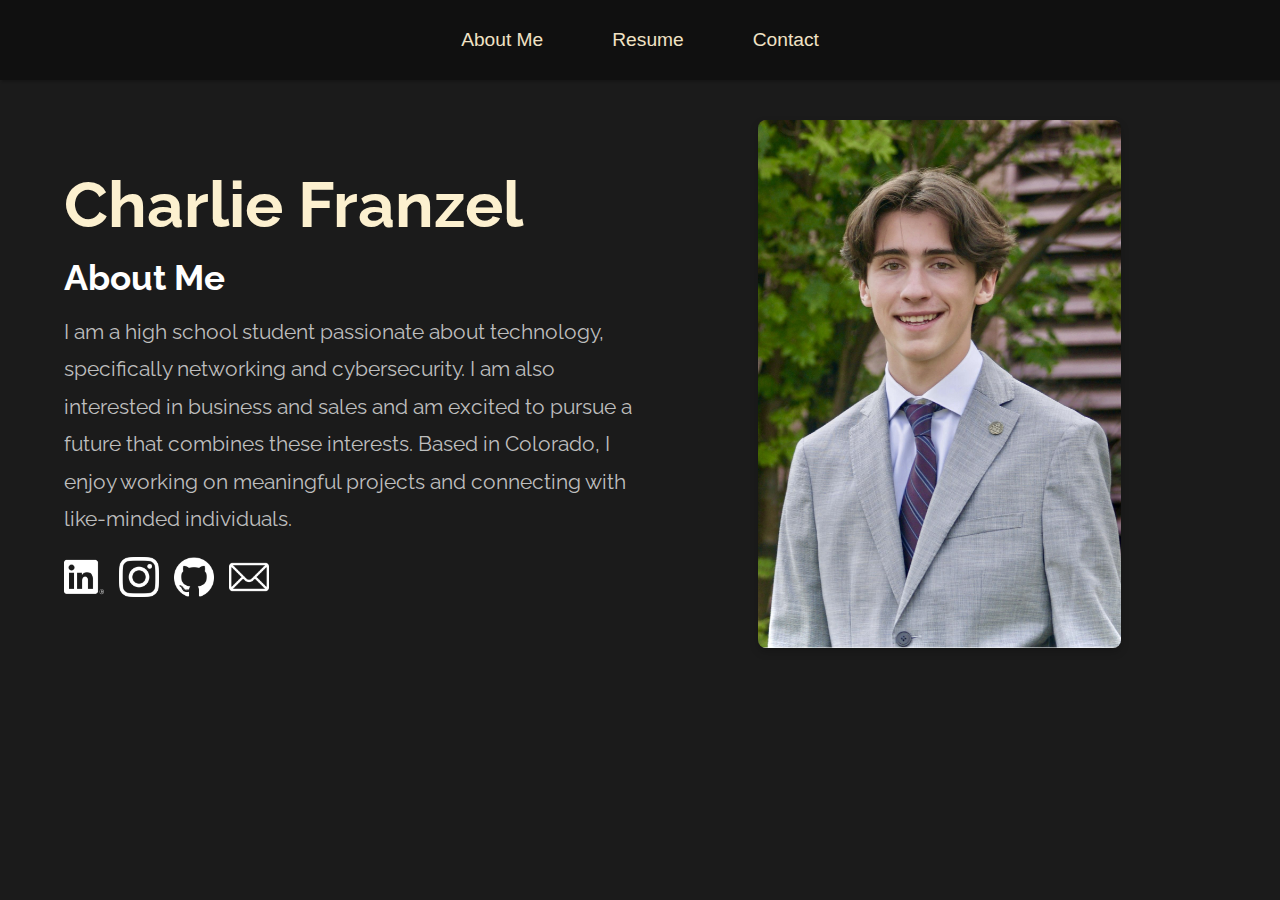
<file: index.html>
<!DOCTYPE html>
<html lang="en">
<head>
    <meta charset="UTF-8">
    <meta name="viewport" content="width=device-width, initial-scale=1.0">
    <title>Charlie Franzel 1.0</title>
    <link rel="stylesheet" href="https://fonts.googleapis.com/css?family=Raleway">
    <link rel="stylesheet" href="/styles.css">
</head>
<body>
    <header>
        <a href="index.html"><button class="topbutton">About Me</button></a>
        <a href="resume.html"><button class="topbutton">Resume</button></a>
        <a href="contact.html"><button class="topbutton">Contact</button></a>
    </header>
    <main class="content">
        <div class="text-content">
            <h1>Charlie Franzel</h1>
            <h2>About Me</h2>
            <p>
                I am a high school student passionate about technology, specifically networking and cybersecurity. 
                I am also interested in business and sales and am excited to pursue a future that combines these interests. 
                Based in Colorado, I enjoy working on meaningful projects and connecting with like-minded individuals.
            </p>
            <div class="icon-container">
                <a href="https://www.linkedin.com/in/charlie-franzel-a0a450272/" target="_blank">
                    <img src="/photos/icons/linkedin.png" alt="LinkedIn" class="social">
                </a>
                <a href="https://www.instagram.com" target="_blank">
                    <img src="/photos/icons/instagram.png" alt="Instagram" class="social">
                </a>
                <a href="https://www.github.com" target="_blank">
                    <img src="/photos/icons/github.png" alt="GitHub" class="social">
                </a>
                <a href="mailto:charliefranzel@gmail.com">
                    <img src="/photos/icons/mail.png" alt="Email" class="social">
                </a>
            </div>
        </div>
        <div class="image-content">
            <img src="./photos/me.png" alt="Portriat" class="profile-image">
        </div>
    </main>
    <script src="/scripts.js"></script>
    
</body>
</html>
</file>
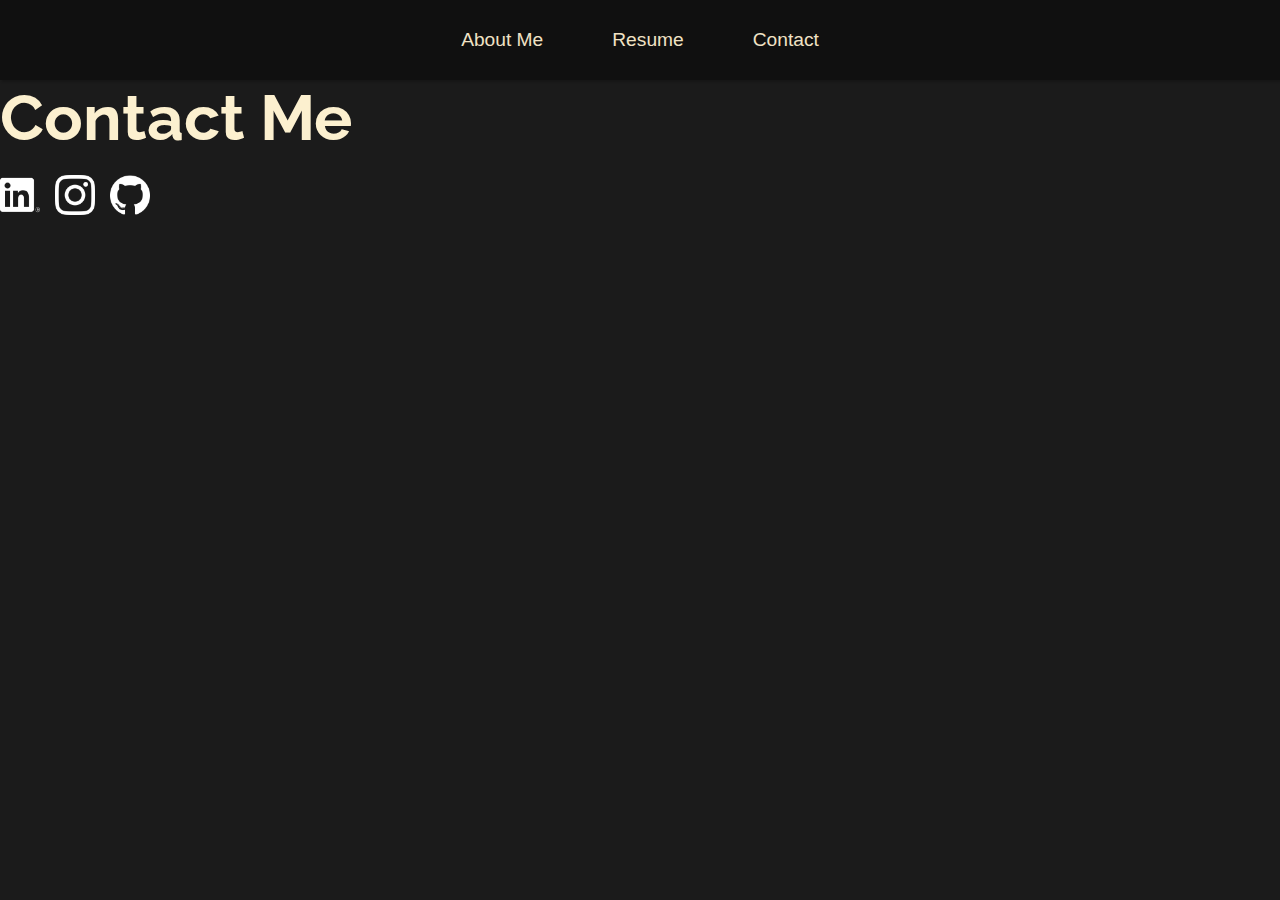
<file: Contact/index.html>
<!DOCTYPE html>
<html lang="en">
<head>
    <meta charset="UTF-8">
    <meta name="viewport" content="width=device-width, initial-scale=1.0">
    <title>Charlie Franzel</title>
    <link rel="stylesheet" href="https://fonts.googleapis.com/css?family=Raleway">
    <link rel="stylesheet" href="/styles.css">
</head>
<body style="background-color: rgb(27, 27, 27); margin: 0;">
    <header>
        <a href="/"><button class="topbutton">About Me</button></a>
        <a href="/resume/index.html"><button class="topbutton">Resume</button></a>
        <a href="/contact/index.html"><button class="topbutton">Contact</button></a>
    </header>
    
    <h1 style="font-size: 4em; justify-content: center;">Contact Me</h1>

    <!-- Social Icons Container -->
    <div class="icon-container">
        <img src="/photos/icons/linkedin.png" alt="linkedin" class="social">
        <img src="/photos/icons/instagram.png" alt="instagram" class="social">
        <img src="/photos/icons/github.png" alt="github" class="social">
    </div>

</body>
<script src="/scripts.js"></script>
</html>
</file>
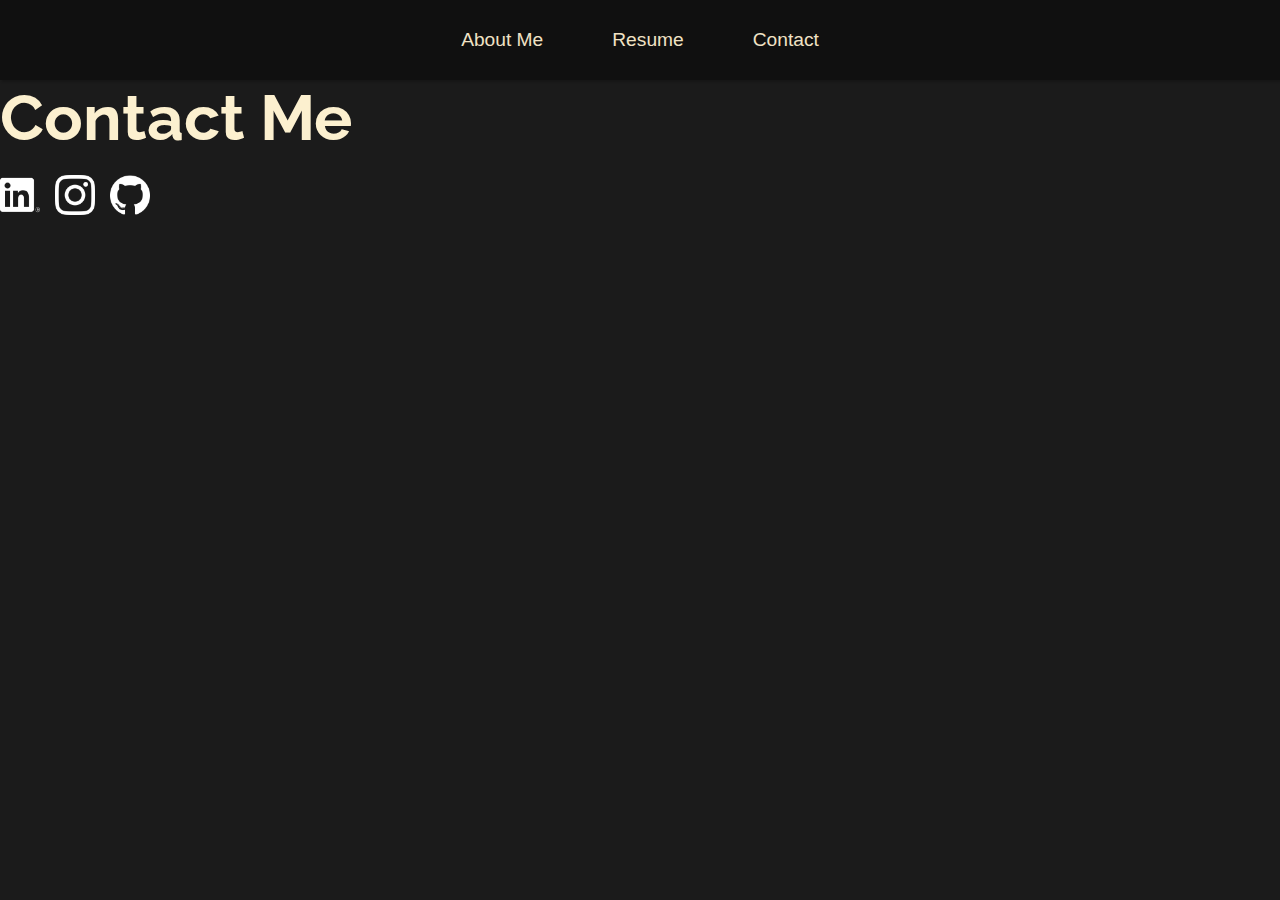
<file: contact.html>
<!DOCTYPE html>
<html lang="en">
<head>
    <meta charset="UTF-8">
    <meta name="viewport" content="width=device-width, initial-scale=1.0">
    <title>Charlie Franzel</title>
    <link rel="stylesheet" href="https://fonts.googleapis.com/css?family=Raleway">
    <link rel="stylesheet" href="/styles.css">
</head>
<body style="background-color: rgb(27, 27, 27); margin: 0;">
    <header>
        <a href="index.html"><button class="topbutton">About Me</button></a>
        <a href="resume.html"><button class="topbutton">Resume</button></a>
        <a href="contact.html"><button class="topbutton">Contact</button></a>
    </header>
    
    <h1 style="font-size: 4em; justify-content: center;">Contact Me</h1>

    <!-- Social Icons Container -->
    <div class="icon-container">
        <img src="/photos/icons/linkedin.png" alt="linkedin" class="social">
        <img src="/photos/icons/instagram.png" alt="instagram" class="social">
        <img src="/photos/icons/github.png" alt="github" class="social">
    </div>

</body>
<script src="/scripts.js"></script>
</html>
</file>
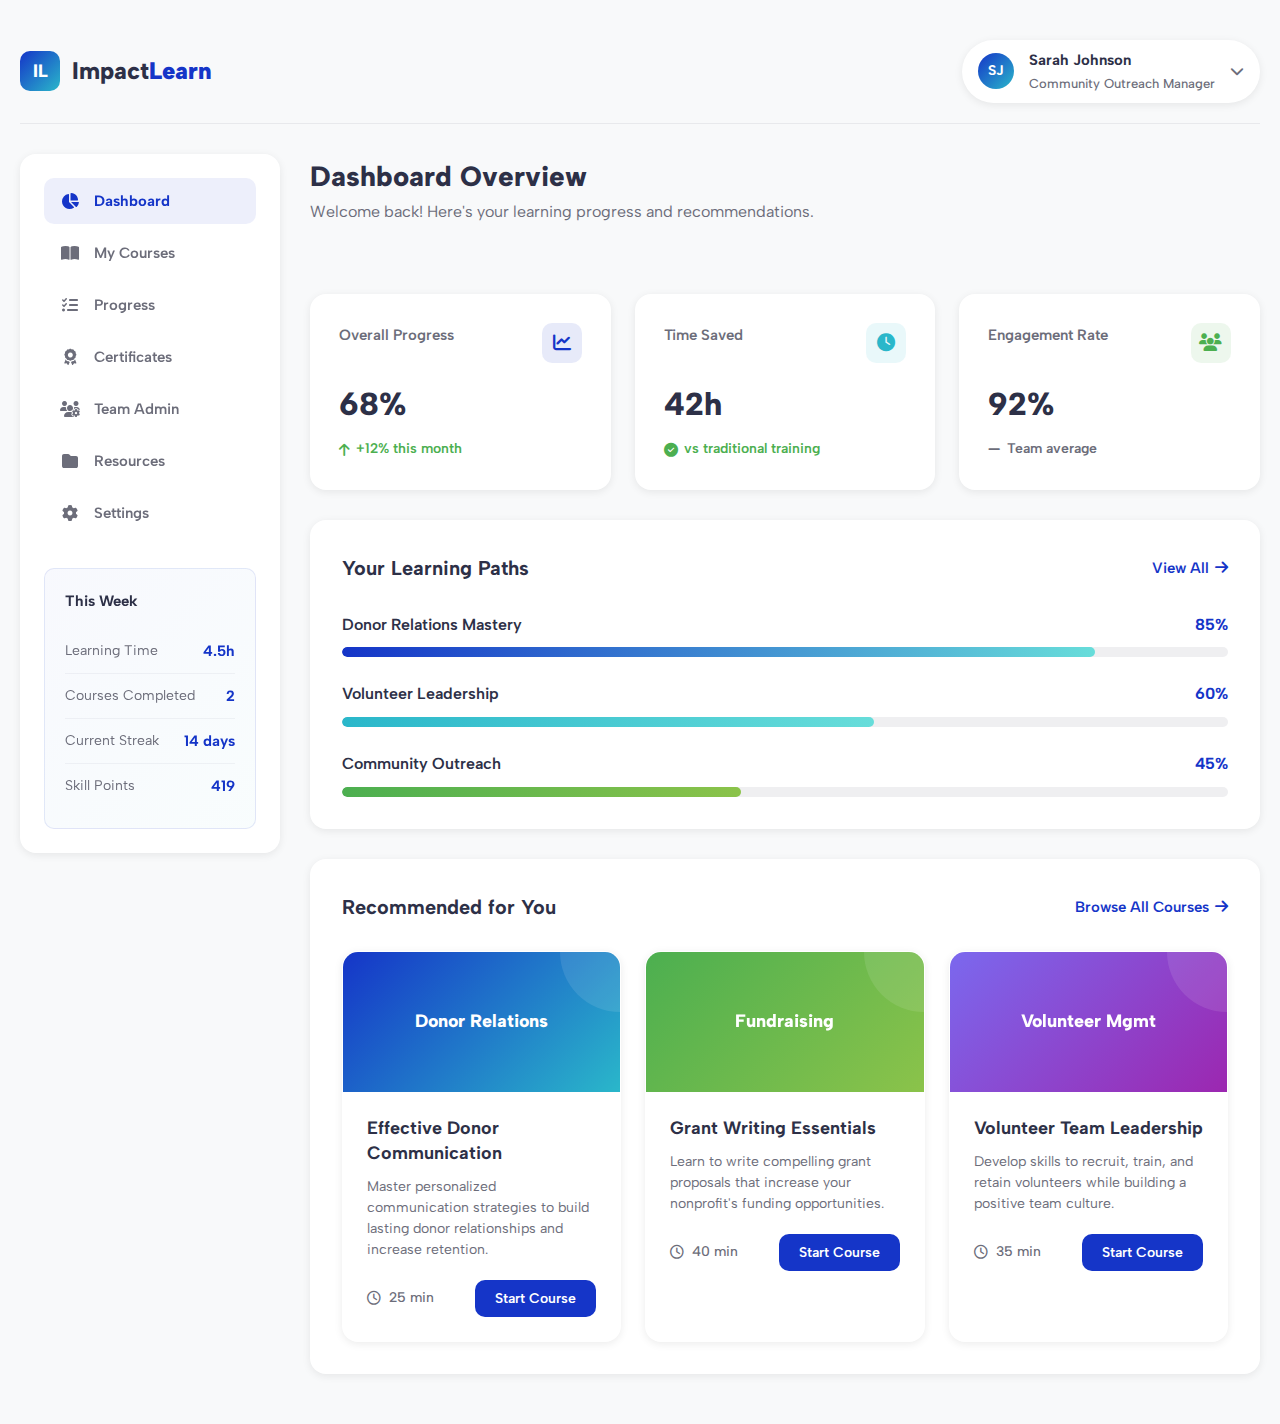
<file: demo.html>
<!DOCTYPE html>
<html lang="en">
<head>
    <meta charset="UTF-8">
    <meta name="viewport" content="width=device-width, initial-scale=1.0">
    <title>Impact Learn | Employee Training Platform for Nonprofits</title>
    <link href="https://fonts.googleapis.com/css2?family=Albert+Sans:wght@300;400;500;600;700;800;900&display=swap" rel="stylesheet">
    <link rel="stylesheet" href="https://cdnjs.cloudflare.com/ajax/libs/font-awesome/6.4.0/css/all.min.css">
    <style>
        :root {
            --primary-blue: #1535C8;
            --secondary-blue: #67DDDA;
            --accent-teal: #2AB7CA;
            --neutral-dark: #2D3047;
            --neutral-gray: #6C6D7A;
            --neutral-light: #F8F9FA;
            --neutral-white: #FFFFFF;
            --success-green: #4CAF50;
            --warning-orange: #FF9800;
            --purple-accent: #7B68EE;
            --shadow-sm: 0 2px 8px rgba(0, 0, 0, 0.08);
            --shadow-md: 0 4px 12px rgba(0, 0, 0, 0.1);
            --shadow-lg: 0 8px 24px rgba(0, 0, 0, 0.12);
            --radius-sm: 6px;
            --radius-md: 10px;
            --radius-lg: 16px;
            --radius-xl: 24px;
            --transition: all 0.25s cubic-bezier(0.4, 0, 0.2, 1);
        }
        
        * {
            margin: 0;
            padding: 0;
            box-sizing: border-box;
            font-family: 'Albert Sans', sans-serif;
        }
        
        body {
            background-color: var(--neutral-light);
            color: var(--neutral-dark);
            line-height: 1.6;
            font-weight: 400;
        }
        
        .demo-wrapper {
            max-width: 1400px;
            margin: 0 auto;
            padding: 20px;
            min-height: 100vh;
            display: flex;
            flex-direction: column;
        }
        
        /* Header */
        .demo-header {
            display: flex;
            justify-content: space-between;
            align-items: center;
            padding: 20px 0;
            margin-bottom: 30px;
            border-bottom: 1px solid rgba(45, 48, 71, 0.08);
        }
        
        .logo-container {
            display: flex;
            align-items: center;
            gap: 12px;
        }
        
        .logo-icon {
            width: 40px;
            height: 40px;
            background: linear-gradient(135deg, var(--primary-blue), var(--accent-teal));
            border-radius: 10px;
            display: flex;
            align-items: center;
            justify-content: center;
            color: white;
            font-weight: 800;
            font-size: 18px;
        }
        
        .logo-text {
            font-size: 24px;
            font-weight: 800;
            color: var(--neutral-dark);
        }
        
        .logo-text span {
            color: var(--primary-blue);
            font-weight: 900;
        }
        
        .user-profile {
            display: flex;
            align-items: center;
            gap: 15px;
            padding: 8px 16px;
            background: var(--neutral-white);
            border-radius: 50px;
            box-shadow: var(--shadow-sm);
        }
        
        .user-avatar {
            width: 36px;
            height: 36px;
            background: linear-gradient(135deg, var(--primary-blue), var(--accent-teal));
            border-radius: 50%;
            display: flex;
            align-items: center;
            justify-content: center;
            color: white;
            font-weight: 700;
            font-size: 14px;
        }
        
        .user-info h3 {
            font-size: 15px;
            font-weight: 700;
            color: var(--neutral-dark);
            margin-bottom: 2px;
        }
        
        .user-info p {
            font-size: 13px;
            color: var(--neutral-gray);
            font-weight: 500;
        }
        
        /* Main Layout */
        .demo-layout {
            display: grid;
            grid-template-columns: 260px 1fr;
            gap: 30px;
            flex-grow: 1;
        }
        
        /* Sidebar */
        .demo-sidebar {
            background: var(--neutral-white);
            border-radius: var(--radius-lg);
            padding: 24px;
            box-shadow: var(--shadow-sm);
            height: fit-content;
            position: sticky;
            top: 20px;
        }
        
        .sidebar-nav {
            display: flex;
            flex-direction: column;
            gap: 6px;
            margin-bottom: 32px;
        }
        
        .nav-item {
            display: flex;
            align-items: center;
            gap: 14px;
            padding: 14px 16px;
            border-radius: var(--radius-md);
            text-decoration: none;
            color: var(--neutral-gray);
            font-weight: 600;
            font-size: 15px;
            transition: var(--transition);
            cursor: pointer;
            border: none;
            background: none;
            text-align: left;
        }
        
        .nav-item:hover {
            background-color: rgba(21, 53, 200, 0.05);
            color: var(--primary-blue);
        }
        
        .nav-item.active {
            background-color: rgba(21, 53, 200, 0.08);
            color: var(--primary-blue);
            font-weight: 700;
        }
        
        .nav-item i {
            width: 20px;
            text-align: center;
            font-size: 16px;
        }
        
        .stats-card {
            background: linear-gradient(135deg, rgba(21, 53, 200, 0.03), rgba(42, 183, 202, 0.03));
            border-radius: var(--radius-md);
            padding: 20px;
            border: 1px solid rgba(21, 53, 200, 0.1);
        }
        
        .stats-card h4 {
            font-size: 15px;
            font-weight: 700;
            color: var(--neutral-dark);
            margin-bottom: 16px;
        }
        
        .stat-item {
            display: flex;
            justify-content: space-between;
            align-items: center;
            padding: 10px 0;
            border-bottom: 1px solid rgba(45, 48, 71, 0.05);
        }
        
        .stat-item:last-child {
            border-bottom: none;
        }
        
        .stat-label {
            font-size: 14px;
            color: var(--neutral-gray);
        }
        
        .stat-value {
            font-size: 15px;
            font-weight: 700;
            color: var(--primary-blue);
        }
        
        /* Main Content */
        .demo-content {
            display: flex;
            flex-direction: column;
            gap: 30px;
        }
        
        /* Content Header */
        .content-header {
            display: flex;
            justify-content: space-between;
            align-items: center;
            margin-bottom: 10px;
        }
        
        .content-title {
            font-size: 28px;
            font-weight: 800;
            color: var(--neutral-dark);
        }
        
        .content-subtitle {
            font-size: 16px;
            color: var(--neutral-gray);
            margin-bottom: 30px;
        }
        
        /* Dashboard Grid */
        .metrics-grid {
            display: grid;
            grid-template-columns: repeat(3, 1fr);
            gap: 24px;
            margin-bottom: 30px;
        }
        
        .metric-card {
            background: var(--neutral-white);
            border-radius: var(--radius-lg);
            padding: 28px;
            box-shadow: var(--shadow-sm);
            transition: var(--transition);
            border: 1px solid transparent;
        }
        
        .metric-card:hover {
            box-shadow: var(--shadow-md);
            border-color: rgba(21, 53, 200, 0.1);
            transform: translateY(-3px);
        }
        
        .metric-header {
            display: flex;
            justify-content: space-between;
            align-items: flex-start;
            margin-bottom: 16px;
        }
        
        .metric-title {
            font-size: 15px;
            font-weight: 600;
            color: var(--neutral-gray);
        }
        
        .metric-icon {
            width: 40px;
            height: 40px;
            border-radius: 10px;
            display: flex;
            align-items: center;
            justify-content: center;
            font-size: 18px;
        }
        
        .metric-icon.blue {
            background: rgba(21, 53, 200, 0.1);
            color: var(--primary-blue);
        }
        
        .metric-icon.teal {
            background: rgba(42, 183, 202, 0.1);
            color: var(--accent-teal);
        }
        
        .metric-icon.green {
            background: rgba(76, 175, 80, 0.1);
            color: var(--success-green);
        }
        
        .metric-icon.purple {
            background: rgba(123, 104, 238, 0.1);
            color: var(--purple-accent);
        }
        
        .metric-icon.orange {
            background: rgba(255, 152, 0, 0.1);
            color: var(--warning-orange);
        }
        
        .metric-value {
            font-size: 32px;
            font-weight: 800;
            color: var(--neutral-dark);
            margin-bottom: 8px;
        }
        
        .metric-trend {
            display: flex;
            align-items: center;
            gap: 6px;
            font-size: 14px;
            font-weight: 600;
        }
        
        .metric-trend.positive {
            color: var(--success-green);
        }
        
        .metric-trend.neutral {
            color: var(--neutral-gray);
        }
        
        .metric-trend.negative {
            color: #F44336;
        }
        
        /* Progress Section */
        .content-section {
            background: var(--neutral-white);
            border-radius: var(--radius-lg);
            padding: 32px;
            box-shadow: var(--shadow-sm);
            margin-bottom: 30px;
        }
        
        .section-header {
            display: flex;
            justify-content: space-between;
            align-items: center;
            margin-bottom: 28px;
        }
        
        .section-title {
            font-size: 20px;
            font-weight: 700;
            color: var(--neutral-dark);
        }
        
        .section-action {
            font-size: 15px;
            font-weight: 600;
            color: var(--primary-blue);
            text-decoration: none;
            display: flex;
            align-items: center;
            gap: 6px;
            transition: var(--transition);
            cursor: pointer;
        }
        
        .section-action:hover {
            color: var(--accent-teal);
        }
        
        .progress-list {
            display: flex;
            flex-direction: column;
            gap: 24px;
        }
        
        .progress-item {
            display: flex;
            flex-direction: column;
            gap: 10px;
        }
        
        .progress-header {
            display: flex;
            justify-content: space-between;
            align-items: center;
        }
        
        .progress-label {
            font-size: 16px;
            font-weight: 600;
            color: var(--neutral-dark);
        }
        
        .progress-percentage {
            font-size: 16px;
            font-weight: 700;
            color: var(--primary-blue);
        }
        
        .progress-bar-container {
            height: 10px;
            background: rgba(45, 48, 71, 0.08);
            border-radius: 5px;
            overflow: hidden;
        }
        
        .progress-bar {
            height: 100%;
            border-radius: 5px;
            transition: width 1s ease;
        }
        
        .progress-bar.blue {
            background: linear-gradient(90deg, var(--primary-blue), var(--secondary-blue));
        }
        
        .progress-bar.teal {
            background: linear-gradient(90deg, var(--accent-teal), var(--secondary-blue));
        }
        
        .progress-bar.green {
            background: linear-gradient(90deg, var(--success-green), #8BC34A);
        }
        
        .progress-bar.purple {
            background: linear-gradient(90deg, var(--purple-accent), #9C27B0);
        }
        
        /* Courses Grid */
        .courses-grid {
            display: grid;
            grid-template-columns: repeat(3, 1fr);
            gap: 24px;
        }
        
        .course-card {
            background: var(--neutral-white);
            border-radius: var(--radius-lg);
            overflow: hidden;
            box-shadow: var(--shadow-sm);
            transition: var(--transition);
            border: 1px solid transparent;
        }
        
        .course-card:hover {
            box-shadow: var(--shadow-md);
            border-color: rgba(21, 53, 200, 0.15);
            transform: translateY(-5px);
        }
        
        .course-header {
            height: 140px;
            background: linear-gradient(135deg, var(--primary-blue), var(--accent-teal));
            display: flex;
            align-items: center;
            justify-content: center;
            color: white;
            font-weight: 800;
            font-size: 18px;
            position: relative;
            overflow: hidden;
        }
        
        .course-header.purple {
            background: linear-gradient(135deg, var(--purple-accent), #9C27B0);
        }
        
        .course-header.green {
            background: linear-gradient(135deg, var(--success-green), #8BC34A);
        }
        
        .course-header.orange {
            background: linear-gradient(135deg, var(--warning-orange), #FF5722);
        }
        
        .course-header::after {
            content: '';
            position: absolute;
            width: 120px;
            height: 120px;
            border-radius: 50%;
            background: rgba(255, 255, 255, 0.1);
            top: -60px;
            right: -60px;
        }
        
        .course-content {
            padding: 24px;
        }
        
        .course-title {
            font-size: 18px;
            font-weight: 700;
            color: var(--neutral-dark);
            margin-bottom: 10px;
            line-height: 1.4;
        }
        
        .course-description {
            font-size: 14px;
            color: var(--neutral-gray);
            margin-bottom: 20px;
            line-height: 1.5;
        }
        
        .course-footer {
            display: flex;
            justify-content: space-between;
            align-items: center;
        }
        
        .course-meta {
            display: flex;
            align-items: center;
            gap: 8px;
            font-size: 14px;
            color: var(--neutral-gray);
            font-weight: 500;
        }
        
        .course-button {
            background: var(--primary-blue);
            color: white;
            border: none;
            padding: 10px 20px;
            border-radius: var(--radius-md);
            font-weight: 600;
            font-size: 14px;
            cursor: pointer;
            transition: var(--transition);
        }
        
        .course-button:hover {
            background: var(--accent-teal);
            transform: translateY(-2px);
            box-shadow: 0 4px 12px rgba(21, 53, 200, 0.2);
        }
        
        /* Admin Dashboard */
        .admin-grid {
            display: grid;
            grid-template-columns: repeat(2, 1fr);
            gap: 30px;
        }
        
        .chart-card {
            background: var(--neutral-white);
            border-radius: var(--radius-lg);
            padding: 28px;
            box-shadow: var(--shadow-sm);
        }
        
        .chart-title {
            font-size: 18px;
            font-weight: 700;
            color: var(--neutral-dark);
            margin-bottom: 24px;
        }
        
        .chart-container {
            height: 240px;
            display: flex;
            align-items: flex-end;
            justify-content: space-around;
            padding: 20px 0;
        }
        
        .chart-bar {
            width: 50px;
            border-radius: 8px 8px 0 0;
            position: relative;
            transition: var(--transition);
        }
        
        .chart-bar:hover {
            opacity: 0.9;
            transform: scale(1.05);
        }
        
        .chart-bar-label {
            position: absolute;
            bottom: -28px;
            left: 50%;
            transform: translateX(-50%);
            font-size: 13px;
            font-weight: 600;
            color: var(--neutral-gray);
            white-space: nowrap;
        }
        
        .chart-bar-value {
            position: absolute;
            top: -28px;
            left: 50%;
            transform: translateX(-50%);
            font-size: 14px;
            font-weight: 700;
            color: var(--neutral-dark);
        }
        
        /* Team List */
        .team-list {
            display: flex;
            flex-direction: column;
            gap: 16px;
        }
        
        .team-member {
            display: flex;
            align-items: center;
            gap: 16px;
            padding: 16px;
            background: var(--neutral-light);
            border-radius: var(--radius-md);
            transition: var(--transition);
        }
        
        .team-member:hover {
            background: rgba(21, 53, 200, 0.05);
        }
        
        .member-avatar {
            width: 44px;
            height: 44px;
            border-radius: 12px;
            display: flex;
            align-items: center;
            justify-content: center;
            font-weight: 700;
            color: white;
            font-size: 16px;
        }
        
        .member-info h4 {
            font-size: 16px;
            font-weight: 700;
            color: var(--neutral-dark);
            margin-bottom: 4px;
        }
        
        .member-info p {
            font-size: 14px;
            color: var(--neutral-gray);
        }
        
        .member-progress {
            margin-left: auto;
            text-align: right;
        }
        
        .member-progress-value {
            font-size: 18px;
            font-weight: 800;
            color: var(--primary-blue);
            margin-bottom: 4px;
        }
        
        .member-progress-label {
            font-size: 12px;
            color: var(--neutral-gray);
            font-weight: 500;
        }
        
        /* Resources Grid */
        .resources-grid {
            display: grid;
            grid-template-columns: repeat(3, 1fr);
            gap: 24px;
        }
        
        .resource-card {
            background: var(--neutral-white);
            border-radius: var(--radius-lg);
            padding: 24px;
            box-shadow: var(--shadow-sm);
            transition: var(--transition);
            border: 1px solid transparent;
        }
        
        .resource-card:hover {
            box-shadow: var(--shadow-md);
            border-color: rgba(21, 53, 200, 0.1);
            transform: translateY(-3px);
        }
        
        .resource-icon {
            width: 50px;
            height: 50px;
            border-radius: 12px;
            display: flex;
            align-items: center;
            justify-content: center;
            font-size: 20px;
            margin-bottom: 16px;
        }
        
        .resource-icon.blue {
            background: rgba(21, 53, 200, 0.1);
            color: var(--primary-blue);
        }
        
        .resource-icon.teal {
            background: rgba(42, 183, 202, 0.1);
            color: var(--accent-teal);
        }
        
        .resource-icon.purple {
            background: rgba(123, 104, 238, 0.1);
            color: var(--purple-accent);
        }
        
        .resource-title {
            font-size: 18px;
            font-weight: 700;
            color: var(--neutral-dark);
            margin-bottom: 10px;
        }
        
        .resource-description {
            font-size: 14px;
            color: var(--neutral-gray);
            margin-bottom: 20px;
            line-height: 1.5;
        }
        
        .resource-meta {
            display: flex;
            justify-content: space-between;
            align-items: center;
        }
        
        .resource-type {
            font-size: 13px;
            color: var(--neutral-gray);
            font-weight: 500;
            padding: 4px 10px;
            background: rgba(45, 48, 71, 0.05);
            border-radius: 20px;
        }
        
        /* Settings */
        .settings-grid {
            display: grid;
            grid-template-columns: 2fr 1fr;
            gap: 30px;
        }
        
        .settings-card {
            background: var(--neutral-white);
            border-radius: var(--radius-lg);
            padding: 32px;
            box-shadow: var(--shadow-sm);
        }
        
        .settings-section {
            margin-bottom: 32px;
        }
        
        .settings-section:last-child {
            margin-bottom: 0;
        }
        
        .settings-title {
            font-size: 18px;
            font-weight: 700;
            color: var(--neutral-dark);
            margin-bottom: 20px;
            padding-bottom: 12px;
            border-bottom: 1px solid rgba(45, 48, 71, 0.1);
        }
        
        .settings-item {
            display: flex;
            justify-content: space-between;
            align-items: center;
            padding: 16px 0;
            border-bottom: 1px solid rgba(45, 48, 71, 0.05);
        }
        
        .settings-item:last-child {
            border-bottom: none;
        }
        
        .settings-label {
            font-size: 15px;
            color: var(--neutral-dark);
            font-weight: 600;
        }
        
        .settings-value {
            font-size: 15px;
            color: var(--neutral-gray);
        }
        
        .toggle-switch {
            position: relative;
            display: inline-block;
            width: 50px;
            height: 24px;
        }
        
        .toggle-switch input {
            opacity: 0;
            width: 0;
            height: 0;
        }
        
        .toggle-slider {
            position: absolute;
            cursor: pointer;
            top: 0;
            left: 0;
            right: 0;
            bottom: 0;
            background-color: rgba(45, 48, 71, 0.2);
            transition: var(--transition);
            border-radius: 34px;
        }
        
        .toggle-slider:before {
            position: absolute;
            content: "";
            height: 18px;
            width: 18px;
            left: 3px;
            bottom: 3px;
            background-color: white;
            transition: var(--transition);
            border-radius: 50%;
        }
        
        input:checked + .toggle-slider {
            background-color: var(--primary-blue);
        }
        
        input:checked + .toggle-slider:before {
            transform: translateX(26px);
        }
        
        /* Modal */
        .modal-overlay {
            display: none;
            position: fixed;
            top: 0;
            left: 0;
            width: 100%;
            height: 100%;
            background: rgba(45, 48, 71, 0.7);
            backdrop-filter: blur(4px);
            z-index: 1000;
            align-items: center;
            justify-content: center;
            padding: 20px;
        }
        
        .modal-overlay.active {
            display: flex;
        }
        
        .modal {
            background: var(--neutral-white);
            border-radius: var(--radius-lg);
            width: 100%;
            max-width: 500px;
            box-shadow: var(--shadow-lg);
            animation: modalSlideIn 0.3s ease;
        }
        
        @keyframes modalSlideIn {
            from {
                opacity: 0;
                transform: translateY(20px);
            }
            to {
                opacity: 1;
                transform: translateY(0);
            }
        }
        
        .modal-header {
            padding: 24px 24px 16px;
            border-bottom: 1px solid rgba(45, 48, 71, 0.1);
            display: flex;
            justify-content: space-between;
            align-items: center;
        }
        
        .modal-title {
            font-size: 22px;
            font-weight: 700;
            color: var(--neutral-dark);
        }
        
        .modal-close {
            background: none;
            border: none;
            font-size: 24px;
            color: var(--neutral-gray);
            cursor: pointer;
            width: 36px;
            height: 36px;
            border-radius: 50%;
            display: flex;
            align-items: center;
            justify-content: center;
            transition: var(--transition);
        }
        
        .modal-close:hover {
            background: rgba(45, 48, 71, 0.05);
            color: var(--neutral-dark);
        }
        
        .modal-body {
            padding: 24px;
        }
        
        .modal-text {
            color: var(--neutral-gray);
            margin-bottom: 24px;
            line-height: 1.6;
        }
        
        .modal-feature-list {
            display: flex;
            flex-direction: column;
            gap: 12px;
            margin-bottom: 30px;
        }
        
        .feature-item {
            display: flex;
            align-items: center;
            gap: 12px;
        }
        
        .feature-icon {
            width: 24px;
            height: 24px;
            background: rgba(21, 53, 200, 0.1);
            border-radius: 6px;
            display: flex;
            align-items: center;
            justify-content: center;
            color: var(--primary-blue);
            font-size: 12px;
        }
        
        .feature-text {
            font-size: 15px;
            color: var(--neutral-dark);
            font-weight: 500;
        }
        
        .modal-footer {
            padding: 16px 24px 24px;
            border-top: 1px solid rgba(45, 48, 71, 0.1);
            display: flex;
            gap: 12px;
        }
        
        .btn {
            padding: 12px 24px;
            border-radius: var(--radius-md);
            font-weight: 600;
            font-size: 15px;
            cursor: pointer;
            transition: var(--transition);
            border: none;
            flex: 1;
        }
        
        .btn-primary {
            background: var(--primary-blue);
            color: white;
        }
        
        .btn-primary:hover {
            background: var(--accent-teal);
            box-shadow: 0 4px 12px rgba(21, 53, 200, 0.2);
        }
        
        .btn-secondary {
            background: rgba(45, 48, 71, 0.05);
            color: var(--neutral-dark);
        }
        
        .btn-secondary:hover {
            background: rgba(45, 48, 71, 0.1);
        }
        
        /* Tab Content */
        .tab-content {
            display: none;
        }
        
        .tab-content.active {
            display: block;
        }
        
        /* Responsive */
        @media (max-width: 1200px) {
            .metrics-grid, .courses-grid, .resources-grid {
                grid-template-columns: repeat(2, 1fr);
            }
            
            .admin-grid, .settings-grid {
                grid-template-columns: 1fr;
            }
        }
        
        @media (max-width: 992px) {
            .demo-layout {
                grid-template-columns: 1fr;
            }
            
            .demo-sidebar {
                position: static;
                order: 2;
            }
        }
        
        @media (max-width: 768px) {
            .metrics-grid, .courses-grid, .resources-grid {
                grid-template-columns: 1fr;
            }
            
            .demo-header {
                flex-direction: column;
                gap: 20px;
                align-items: flex-start;
            }
            
            .user-profile {
                align-self: flex-start;
            }
            
            .content-header {
                flex-direction: column;
                align-items: flex-start;
                gap: 16px;
            }
        }
        
        /* Animation for progress bars */
        @keyframes barFill {
            from { width: 0; }
        }
        
        .progress-bar {
            animation: barFill 1s ease-out;
        }
        
        /* Empty State */
        .empty-state {
            text-align: center;
            padding: 60px 20px;
        }
        
        .empty-icon {
            width: 80px;
            height: 80px;
            background: rgba(21, 53, 200, 0.08);
            border-radius: 50%;
            display: flex;
            align-items: center;
            justify-content: center;
            margin: 0 auto 20px;
            color: var(--primary-blue);
            font-size: 30px;
        }
        
        .empty-title {
            font-size: 20px;
            font-weight: 700;
            color: var(--neutral-dark);
            margin-bottom: 10px;
        }
        
        .empty-description {
            font-size: 16px;
            color: var(--neutral-gray);
            max-width: 400px;
            margin: 0 auto 30px;
        }
    </style>
</head>
<body>
    <div class="demo-wrapper">
        <!-- Header -->
        <header class="demo-header">
            <div class="logo-container">
                <div class="logo-icon">IL</div>
                <div class="logo-text">Impact<span>Learn</span></div>
            </div>
            
            <div class="user-profile">
                <div class="user-avatar">SJ</div>
                <div class="user-info">
                    <h3>Sarah Johnson</h3>
                    <p>Community Outreach Manager</p>
                </div>
                <i class="fas fa-chevron-down" style="color: var(--neutral-gray); font-size: 14px;"></i>
            </div>
        </header>
        
        <!-- Main Layout -->
        <div class="demo-layout">
            <!-- Sidebar -->
            <aside class="demo-sidebar">
                <nav class="sidebar-nav">
                    <button class="nav-item active" data-tab="dashboard">
                        <i class="fas fa-chart-pie"></i>
                        Dashboard
                    </button>
                    <button class="nav-item" data-tab="courses">
                        <i class="fas fa-book-open"></i>
                        My Courses
                    </button>
                    <button class="nav-item" data-tab="progress">
                        <i class="fas fa-tasks"></i>
                        Progress
                    </button>
                    <button class="nav-item" data-tab="certificates">
                        <i class="fas fa-award"></i>
                        Certificates
                    </button>
                    <button class="nav-item" data-tab="admin">
                        <i class="fas fa-users-cog"></i>
                        Team Admin
                    </button>
                    <button class="nav-item" data-tab="resources">
                        <i class="fas fa-folder"></i>
                        Resources
                    </button>
                    <button class="nav-item" data-tab="settings">
                        <i class="fas fa-cog"></i>
                        Settings
                    </button>
                </nav>
                
                <div class="stats-card">
                    <h4>This Week</h4>
                    <div class="stat-item">
                        <span class="stat-label">Learning Time</span>
                        <span class="stat-value">4.5h</span>
                    </div>
                    <div class="stat-item">
                        <span class="stat-label">Courses Completed</span>
                        <span class="stat-value">2</span>
                    </div>
                    <div class="stat-item">
                        <span class="stat-label">Current Streak</span>
                        <span class="stat-value">14 days</span>
                    </div>
                    <div class="stat-item">
                        <span class="stat-label">Skill Points</span>
                        <span class="stat-value">419</span>
                    </div>
                </div>
            </aside>
            
            <!-- Main Content -->
            <main class="demo-content">
                <!-- Content Header - Will be updated dynamically -->
                <div class="content-header">
                    <div>
                        <h1 class="content-title" id="pageTitle">Dashboard Overview</h1>
                        <p class="content-subtitle" id="pageSubtitle">Welcome back! Here's your learning progress and recommendations.</p>
                    </div>
                    <div id="actionButtons">
                        <!-- Action buttons will be added dynamically -->
                    </div>
                </div>
                
                <!-- Dashboard Tab -->
                <div class="tab-content active" id="dashboard">
                    <!-- Metrics -->
                    <div class="metrics-grid">
                        <div class="metric-card">
                            <div class="metric-header">
                                <div class="metric-title">Overall Progress</div>
                                <div class="metric-icon blue">
                                    <i class="fas fa-chart-line"></i>
                                </div>
                            </div>
                            <div class="metric-value">68%</div>
                            <div class="metric-trend positive">
                                <i class="fas fa-arrow-up"></i>
                                <span>+12% this month</span>
                            </div>
                        </div>
                        
                        <div class="metric-card">
                            <div class="metric-header">
                                <div class="metric-title">Time Saved</div>
                                <div class="metric-icon teal">
                                    <i class="fas fa-clock"></i>
                                </div>
                            </div>
                            <div class="metric-value">42h</div>
                            <div class="metric-trend positive">
                                <i class="fas fa-check-circle"></i>
                                <span>vs traditional training</span>
                            </div>
                        </div>
                        
                        <div class="metric-card">
                            <div class="metric-header">
                                <div class="metric-title">Engagement Rate</div>
                                <div class="metric-icon green">
                                    <i class="fas fa-users"></i>
                                </div>
                            </div>
                            <div class="metric-value">92%</div>
                            <div class="metric-trend neutral">
                                <i class="fas fa-minus"></i>
                                <span>Team average</span>
                            </div>
                        </div>
                    </div>
                    
                    <!-- Progress Section -->
                    <div class="content-section">
                        <div class="section-header">
                            <h2 class="section-title">Your Learning Paths</h2>
                            <a href="#" class="section-action" onclick="switchTab('progress')">
                                View All
                                <i class="fas fa-arrow-right"></i>
                            </a>
                        </div>
                        
                        <div class="progress-list">
                            <div class="progress-item">
                                <div class="progress-header">
                                    <div class="progress-label">Donor Relations Mastery</div>
                                    <div class="progress-percentage">85%</div>
                                </div>
                                <div class="progress-bar-container">
                                    <div class="progress-bar blue" style="width: 85%"></div>
                                </div>
                            </div>
                            
                            <div class="progress-item">
                                <div class="progress-header">
                                    <div class="progress-label">Volunteer Leadership</div>
                                    <div class="progress-percentage">60%</div>
                                </div>
                                <div class="progress-bar-container">
                                    <div class="progress-bar teal" style="width: 60%"></div>
                                </div>
                            </div>
                            
                            <div class="progress-item">
                                <div class="progress-header">
                                    <div class="progress-label">Community Outreach</div>
                                    <div class="progress-percentage">45%</div>
                                </div>
                                <div class="progress-bar-container">
                                    <div class="progress-bar green" style="width: 45%"></div>
                                </div>
                            </div>
                        </div>
                    </div>
                    
                    <!-- Recommended Courses -->
                    <div class="content-section">
                        <div class="section-header">
                            <h2 class="section-title">Recommended for You</h2>
                            <a href="#" class="section-action" onclick="switchTab('courses')">
                                Browse All Courses
                                <i class="fas fa-arrow-right"></i>
                            </a>
                        </div>
                        
                        <div class="courses-grid">
                            <div class="course-card" data-course="donor-comm">
                                <div class="course-header">
                                    Donor Relations
                                </div>
                                <div class="course-content">
                                    <h3 class="course-title">Effective Donor Communication</h3>
                                    <p class="course-description">Master personalized communication strategies to build lasting donor relationships and increase retention.</p>
                                    <div class="course-footer">
                                        <div class="course-meta">
                                            <i class="far fa-clock"></i>
                                            <span>25 min</span>
                                        </div>
                                        <button class="course-button start-course-btn">
                                            Start Course
                                        </button>
                                    </div>
                                </div>
                            </div>
                            
                            <div class="course-card" data-course="grant-writing">
                                <div class="course-header green">
                                    Fundraising
                                </div>
                                <div class="course-content">
                                    <h3 class="course-title">Grant Writing Essentials</h3>
                                    <p class="course-description">Learn to write compelling grant proposals that increase your nonprofit's funding opportunities.</p>
                                    <div class="course-footer">
                                        <div class="course-meta">
                                            <i class="far fa-clock"></i>
                                            <span>40 min</span>
                                        </div>
                                        <button class="course-button start-course-btn">
                                            Start Course
                                        </button>
                                    </div>
                                </div>
                            </div>
                            
                            <div class="course-card" data-course="volunteer-mgmt">
                                <div class="course-header purple">
                                    Volunteer Mgmt
                                </div>
                                <div class="course-content">
                                    <h3 class="course-title">Volunteer Team Leadership</h3>
                                    <p class="course-description">Develop skills to recruit, train, and retain volunteers while building a positive team culture.</p>
                                    <div class="course-footer">
                                        <div class="course-meta">
                                            <i class="far fa-clock"></i>
                                            <span>35 min</span>
                                        </div>
                                        <button class="course-button start-course-btn">
                                            Start Course
                                        </button>
                                    </div>
                                </div>
                            </div>
                        </div>
                    </div>
                </div>
                
                <!-- Courses Tab -->
                <div class="tab-content" id="courses">
                    <div class="content-section">
                        <div class="section-header">
                            <h2 class="section-title">All Available Courses</h2>
                            <div style="display: flex; gap: 12px;">
                                <button class="btn btn-secondary" style="padding: 8px 16px; font-size: 14px;">
                                    <i class="fas fa-filter"></i>
                                    Filter
                                </button>
                                <button class="btn btn-secondary" style="padding: 8px 16px; font-size: 14px;">
                                    <i class="fas fa-sort"></i>
                                    Sort
                                </button>
                            </div>
                        </div>
                        
                        <div class="courses-grid">
                            <div class="course-card">
                                <div class="course-header blue">
                                    Donor Relations
                                </div>
                                <div class="course-content">
                                    <h3 class="course-title">Effective Donor Communication</h3>
                                    <p class="course-description">Master personalized communication strategies to build lasting donor relationships.</p>
                                    <div class="course-footer">
                                        <div class="course-meta">
                                            <i class="far fa-clock"></i>
                                            <span>25 min</span>
                                        </div>
                                        <button class="course-button start-course-btn">
                                            Start
                                        </button>
                                    </div>
                                </div>
                            </div>
                            
                            <div class="course-card">
                                <div class="course-header green">
                                    Fundraising
                                </div>
                                <div class="course-content">
                                    <h3 class="course-title">Grant Writing Essentials</h3>
                                    <p class="course-description">Learn to write compelling grant proposals that increase funding opportunities.</p>
                                    <div class="course-footer">
                                        <div class="course-meta">
                                            <i class="far fa-clock"></i>
                                            <span>40 min</span>
                                        </div>
                                        <button class="course-button start-course-btn">
                                            Start
                                        </button>
                                    </div>
                                </div>
                            </div>
                            
                            <div class="course-card">
                                <div class="course-header purple">
                                    Volunteer Mgmt
                                </div>
                                <div class="course-content">
                                    <h3 class="course-title">Volunteer Team Leadership</h3>
                                    <p class="course-description">Develop skills to recruit, train, and retain volunteers effectively.</p>
                                    <div class="course-footer">
                                        <div class="course-meta">
                                            <i class="far fa-clock"></i>
                                            <span>35 min</span>
                                        </div>
                                        <button class="course-button start-course-btn">
                                            Start
                                        </button>
                                    </div>
                                </div>
                            </div>
                            
                            <div class="course-card">
                                <div class="course-header orange">
                                    Community
                                </div>
                                <div class="course-content">
                                    <h3 class="course-title">Building Community Partnerships</h3>
                                    <p class="course-description">Strategies for creating successful partnerships with local organizations.</p>
                                    <div class="course-footer">
                                        <div class="course-meta">
                                            <i class="far fa-clock"></i>
                                            <span>30 min</span>
                                        </div>
                                        <button class="course-button start-course-btn">
                                            Start
                                        </button>
                                    </div>
                                </div>
                            </div>
                            
                            <div class="course-card">
                                <div class="course-header teal">
                                    Marketing
                                </div>
                                <div class="course-content">
                                    <h3 class="course-title">Social Media for Nonprofits</h3>
                                    <p class="course-description">Leverage social media to increase awareness and engagement for your cause.</p>
                                    <div class="course-footer">
                                        <div class="course-meta">
                                            <i class="far fa-clock"></i>
                                            <span>20 min</span>
                                        </div>
                                        <button class="course-button start-course-btn">
                                            Start
                                        </button>
                                    </div>
                                </div>
                            </div>
                            
                            <div class="course-card">
                                <div class="course-header blue">
                                    Management
                                </div>
                                <div class="course-content">
                                    <h3 class="course-title">Nonprofit Financial Basics</h3>
                                    <p class="course-description">Understand essential financial management for nonprofit organizations.</p>
                                    <div class="course-footer">
                                        <div class="course-meta">
                                            <i class="far fa-clock"></i>
                                            <span>45 min</span>
                                        </div>
                                        <button class="course-button start-course-btn">
                                            Start
                                        </button>
                                    </div>
                                </div>
                            </div>
                        </div>
                    </div>
                </div>
                
                <!-- Progress Tab -->
                <div class="tab-content" id="progress">
                    <div class="content-section">
                        <div class="section-header">
                            <h2 class="section-title">Your Learning Analytics</h2>
                            <button class="course-button" onclick="exportProgressReport()">
                                <i class="fas fa-download"></i>
                                Export Report
                            </button>
                        </div>
                        
                        <div class="metrics-grid">
                            <div class="metric-card">
                                <div class="metric-header">
                                    <div class="metric-title">Completion Rate</div>
                                    <div class="metric-icon blue">
                                        <i class="fas fa-check-circle"></i>
                                    </div>
                                </div>
                                <div class="metric-value">86%</div>
                                <div class="metric-trend positive">
                                    <i class="fas fa-arrow-up"></i>
                                    <span>Above team average</span>
                                </div>
                            </div>
                            
                            <div class="metric-card">
                                <div class="metric-header">
                                    <div class="metric-title">Time Investment</div>
                                    <div class="metric-icon teal">
                                        <i class="fas fa-clock"></i>
                                    </div>
                                </div>
                                <div class="metric-value">18h</div>
                                <div class="metric-trend positive">
                                    <i class="fas fa-arrow-up"></i>
                                    <span>This quarter</span>
                                </div>
                            </div>
                            
                            <div class="metric-card">
                                <div class="metric-header">
                                    <div class="metric-title">Skill Points</div>
                                    <div class="metric-icon green">
                                        <i class="fas fa-star"></i>
                                    </div>
                                </div>
                                <div class="metric-value">420</div>
                                <div class="metric-trend positive">
                                    <i class="fas fa-arrow-up"></i>
                                    <span>+85 this month</span>
                                </div>
                            </div>
                        </div>
                        
                        <div class="section-header" style="margin-top: 40px;">
                            <h2 class="section-title">Detailed Progress by Category</h2>
                        </div>
                        
                        <div class="progress-list">
                            <div class="progress-item">
                                <div class="progress-header">
                                    <div class="progress-label">Donor Relations (5 courses)</div>
                                    <div class="progress-percentage">85%</div>
                                </div>
                                <div class="progress-bar-container">
                                    <div class="progress-bar blue" style="width: 85%"></div>
                                </div>
                            </div>
                            
                            <div class="progress-item">
                                <div class="progress-header">
                                    <div class="progress-label">Volunteer Management (4 courses)</div>
                                    <div class="progress-percentage">60%</div>
                                </div>
                                <div class="progress-bar-container">
                                    <div class="progress-bar teal" style="width: 60%"></div>
                                </div>
                            </div>
                            
                            <div class="progress-item">
                                <div class="progress-header">
                                    <div class="progress-label">Community Outreach (3 courses)</div>
                                    <div class="progress-percentage">45%</div>
                                </div>
                                <div class="progress-bar-container">
                                    <div class="progress-bar green" style="width: 45%"></div>
                                </div>
                            </div>
                            
                            <div class="progress-item">
                                <div class="progress-header">
                                    <div class="progress-label">Fundraising (4 courses)</div>
                                    <div class="progress-percentage">70%</div>
                                </div>
                                <div class="progress-bar-container">
                                    <div class="progress-bar purple" style="width: 70%"></div>
                                </div>
                            </div>
                        </div>
                    </div>
                </div>
                
                <!-- Certificates Tab -->
                <div class="tab-content" id="certificates">
                    <div class="content-section">
                        <div class="section-header">
                            <h2 class="section-title">Your Certificates</h2>
                            <button class="course-button" onclick="viewAllCertificates()">
                                <i class="fas fa-external-link-alt"></i>
                                View All
                            </button>
                        </div>
                        
                        <div class="courses-grid">
                            <div class="course-card">
                                <div class="course-header blue">
                                    <i class="fas fa-award" style="font-size: 36px;"></i>
                                </div>
                                <div class="course-content">
                                    <h3 class="course-title">Donor Communication Certificate</h3>
                                    <p class="course-description">Awarded for completing the Effective Donor Communication course with distinction.</p>
                                    <div class="course-footer">
                                        <div class="course-meta">
                                            <i class="far fa-calendar"></i>
                                            <span>Oct 15, 2023</span>
                                        </div>
                                        <button class="course-button" onclick="viewCertificate('donor')">
                                            View
                                        </button>
                                    </div>
                                </div>
                            </div>
                            
                            <div class="course-card">
                                <div class="course-header green">
                                    <i class="fas fa-award" style="font-size: 36px;"></i>
                                </div>
                                <div class="course-content">
                                    <h3 class="course-title">Volunteer Leadership Certificate</h3>
                                    <p class="course-description">Awarded for demonstrating excellence in volunteer management principles.</p>
                                    <div class="course-footer">
                                        <div class="course-meta">
                                            <i class="far fa-calendar"></i>
                                            <span>Sep 28, 2023</span>
                                        </div>
                                        <button class="course-button" onclick="viewCertificate('volunteer')">
                                            View
                                        </button>
                                    </div>
                                </div>
                            </div>
                            
                            <div class="course-card">
                                <div class="course-header purple">
                                    <i class="fas fa-award" style="font-size: 36px;"></i>
                                </div>
                                <div class="course-content">
                                    <h3 class="course-title">Community Engagement Certificate</h3>
                                    <p class="course-description">Recognizing advanced skills in community outreach and partnership building.</p>
                                    <div class="course-footer">
                                        <div class="course-meta">
                                            <i class="far fa-calendar"></i>
                                            <span>Aug 10, 2023</span>
                                        </div>
                                        <button class="course-button" onclick="viewCertificate('community')">
                                            View
                                        </button>
                                    </div>
                                </div>
                            </div>
                        </div>
                        
                        <div class="empty-state" id="emptyCertificates" style="display: none;">
                            <div class="empty-icon">
                                <i class="fas fa-award"></i>
                            </div>
                            <h3 class="empty-title">No Certificates Yet</h3>
                            <p class="empty-description">Complete courses to earn certificates that showcase your skills and achievements.</p>
                            <button class="course-button" onclick="switchTab('courses')">
                                Browse Courses
                            </button>
                        </div>
                    </div>
                </div>
                
                <!-- Admin Tab -->
                <div class="tab-content" id="admin">
                    <div class="content-section">
                        <div class="section-header">
                            <h2 class="section-title">Team Administration</h2>
                            <button class="course-button" id="addMemberBtn">
                                <i class="fas fa-plus"></i>
                                Add Team Member
                            </button>
                        </div>
                        
                        <div class="admin-grid">
                            <div class="chart-card">
                                <h3 class="chart-title">Department Completion Rates</h3>
                                <div class="chart-container">
                                    <div class="chart-bar" style="height: 85%; background: linear-gradient(to top, var(--primary-blue), var(--accent-teal));">
                                        <div class="chart-bar-value">85%</div>
                                        <div class="chart-bar-label">Outreach</div>
                                    </div>
                                    <div class="chart-bar" style="height: 60%; background: linear-gradient(to top, var(--accent-teal), var(--secondary-blue));">
                                        <div class="chart-bar-value">60%</div>
                                        <div class="chart-bar-label">Volunteers</div>
                                    </div>
                                    <div class="chart-bar" style="height: 75%; background: linear-gradient(to top, var(--primary-blue), var(--accent-teal));">
                                        <div class="chart-bar-value">75%</div>
                                        <div class="chart-bar-label">Fundraising</div>
                                    </div>
                                    <div class="chart-bar" style="height: 90%; background: linear-gradient(to top, var(--success-green), #8BC34A);">
                                        <div class="chart-bar-value">90%</div>
                                        <div class="chart-bar-label">Admin</div>
                                    </div>
                                </div>
                            </div>
                            
                            <div class="chart-card">
                                <h3 class="chart-title">Team Members</h3>
                                <div class="team-list">
                                    <div class="team-member">
                                        <div class="member-avatar" style="background: linear-gradient(135deg, var(--primary-blue), var(--accent-teal));">
                                            SJ
                                        </div>
                                        <div class="member-info">
                                            <h4>Sarah Johnson</h4>
                                            <p>Community Outreach Manager</p>
                                        </div>
                                        <div class="member-progress">
                                            <div class="member-progress-value">85%</div>
                                            <div class="member-progress-label">Completed</div>
                                        </div>
                                    </div>
                                    
                                    <div class="team-member">
                                        <div class="member-avatar" style="background: linear-gradient(135deg, var(--accent-teal), var(--secondary-blue));">
                                            MR
                                        </div>
                                        <div class="member-info">
                                            <h4>Michael Rodriguez</h4>
                                            <p>Volunteer Coordinator</p>
                                        </div>
                                        <div class="member-progress">
                                            <div class="member-progress-value">60%</div>
                                            <div class="member-progress-label">Completed</div>
                                        </div>
                                    </div>
                                    
                                    <div class="team-member">
                                        <div class="member-avatar" style="background: linear-gradient(135deg, var(--primary-blue), var(--accent-teal));">
                                            LT
                                        </div>
                                        <div class="member-info">
                                            <h4>Lisa Thompson</h4>
                                            <p>Fundraising Director</p>
                                        </div>
                                        <div class="member-progress">
                                            <div class="member-progress-value">75%</div>
                                            <div class="member-progress-label">Completed</div>
                                        </div>
                                    </div>
                                    
                                    <div class="team-member">
                                        <div class="member-avatar" style="background: linear-gradient(135deg, var(--success-green), #8BC34A);">
                                            DK
                                        </div>
                                        <div class="member-info">
                                            <h4>David Kim</h4>
                                            <p>Operations Manager</p>
                                        </div>
                                        <div class="member-progress">
                                            <div class="member-progress-value">90%</div>
                                            <div class="member-progress-label">Completed</div>
                                        </div>
                                    </div>
                                </div>
                            </div>
                        </div>
                        
                        <div class="section-header" style="margin-top: 40px;">
                            <h2 class="section-title">Team Learning Metrics</h2>
                        </div>
                        
                        <div class="metrics-grid">
                            <div class="metric-card">
                                <div class="metric-header">
                                    <div class="metric-title">Team Progress</div>
                                    <div class="metric-icon blue">
                                        <i class="fas fa-users"></i>
                                    </div>
                                </div>
                                <div class="metric-value">78%</div>
                                <div class="metric-trend positive">
                                    <i class="fas fa-arrow-up"></i>
                                    <span>+5% this month</span>
                                </div>
                            </div>
                            
                            <div class="metric-card">
                                <div class="metric-header">
                                    <div class="metric-title">Avg. Completion</div>
                                    <div class="metric-icon teal">
                                        <i class="fas fa-check-circle"></i>
                                    </div>
                                </div>
                                <div class="metric-value">82%</div>
                                <div class="metric-trend positive">
                                    <i class="fas fa-arrow-up"></i>
                                    <span>Per course</span>
                                </div>
                            </div>
                            
                            <div class="metric-card">
                                <div class="metric-header">
                                    <div class="metric-title">Engagement</div>
                                    <div class="metric-icon green">
                                        <i class="fas fa-chart-line"></i>
                                    </div>
                                </div>
                                <div class="metric-value">94%</div>
                                <div class="metric-trend neutral">
                                    <i class="fas fa-minus"></i>
                                    <span>Active users</span>
                                </div>
                            </div>
                        </div>
                    </div>
                </div>
                
                <!-- Resources Tab -->
                <div class="tab-content" id="resources">
                    <div class="content-section">
                        <div class="section-header">
                            <h2 class="section-title">Learning Resources</h2>
                            <button class="course-button" onclick="refreshResources()">
                                <i class="fas fa-sync-alt"></i>
                                Refresh
                            </button>
                        </div>
                        
                        <div class="resources-grid">
                            <div class="resource-card">
                                <div class="resource-icon blue">
                                    <i class="fas fa-file-pdf"></i>
                                </div>
                                <h3 class="resource-title">Donor Email Templates</h3>
                                <p class="resource-description">Professional email templates for donor communication, acknowledgment, and follow-up.</p>
                                <div class="resource-meta">
                                    <span class="resource-type">PDF</span>
                                    <button class="course-button" style="padding: 8px 16px; font-size: 13px;">
                                        Download
                                    </button>
                                </div>
                            </div>
                            
                            <div class="resource-card">
                                <div class="resource-icon teal">
                                    <i class="fas fa-calendar-check"></i>
                                </div>
                                <h3 class="resource-title">Volunteer Onboarding Checklist</h3>
                                <p class="resource-description">Complete checklist for onboarding new volunteers effectively and efficiently.</p>
                                <div class="resource-meta">
                                    <span class="resource-type">Checklist</span>
                                    <button class="course-button" style="padding: 8px 16px; font-size: 13px;">
                                        Download
                                    </button>
                                </div>
                            </div>
                            
                            <div class="resource-card">
                                <div class="resource-icon purple">
                                    <i class="fas fa-chart-bar"></i>
                                </div>
                                <h3 class="resource-title">Grant Writing Worksheet</h3>
                                <p class="resource-description">Step-by-step worksheet to help you plan and write successful grant proposals.</p>
                                <div class="resource-meta">
                                    <span class="resource-type">Worksheet</span>
                                    <button class="course-button" style="padding: 8px 16px; font-size: 13px;">
                                        Download
                                    </button>
                                </div>
                            </div>
                            
                            <div class="resource-card">
                                <div class="resource-icon green">
                                    <i class="fas fa-video"></i>
                                </div>
                                <h3 class="resource-title">Community Outreach Webinars</h3>
                                <p class="resource-description">Recorded webinars on effective community engagement strategies and techniques.</p>
                                <div class="resource-meta">
                                    <span class="resource-type">Video</span>
                                    <button class="course-button" style="padding: 8px 16px; font-size: 13px;">
                                        Watch
                                    </button>
                                </div>
                            </div>
                            
                            <div class="resource-card">
                                <div class="resource-icon orange">
                                    <i class="fas fa-toolbox"></i>
                                </div>
                                <h3 class="resource-title">Nonprofit Toolkit</h3>
                                <p class="resource-description">Collection of templates, guides, and tools for daily nonprofit operations.</p>
                                <div class="resource-meta">
                                    <span class="resource-type">Toolkit</span>
                                    <button class="course-button" style="padding: 8px 16px; font-size: 13px;">
                                        Access
                                    </button>
                                </div>
                            </div>
                            
                            <div class="resource-card">
                                <div class="resource-icon blue">
                                    <i class="fas fa-book"></i>
                                </div>
                                <h3 class="resource-title">Best Practices Guide</h3>
                                <p class="resource-description">Comprehensive guide with industry best practices for nonprofit management.</p>
                                <div class="resource-meta">
                                    <span class="resource-type">Guide</span>
                                    <button class="course-button" style="padding: 8px 16px; font-size: 13px;">
                                        Download
                                    </button>
                                </div>
                            </div>
                        </div>
                    </div>
                </div>
                
                <!-- Settings Tab -->
                <div class="tab-content" id="settings">
                    <div class="settings-grid">
                        <div class="settings-card">
                            <div class="settings-section">
                                <h3 class="settings-title">Account Settings</h3>
                                
                                <div class="settings-item">
                                    <div class="settings-label">Email Notifications</div>
                                    <label class="toggle-switch">
                                        <input type="checkbox" checked>
                                        <span class="toggle-slider"></span>
                                    </label>
                                </div>
                                
                                <div class="settings-item">
                                    <div class="settings-label">Weekly Progress Reports</div>
                                    <label class="toggle-switch">
                                        <input type="checkbox" checked>
                                        <span class="toggle-slider"></span>
                                    </label>
                                </div>
                                
                                <div class="settings-item">
                                    <div class="settings-label">Course Reminders</div>
                                    <label class="toggle-switch">
                                        <input type="checkbox">
                                        <span class="toggle-slider"></span>
                                    </label>
                                </div>
                                
                                <div class="settings-item">
                                    <div class="settings-label">Mobile Notifications</div>
                                    <label class="toggle-switch">
                                        <input type="checkbox" checked>
                                        <span class="toggle-slider"></span>
                                    </label>
                                </div>
                            </div>
                            
                            <div class="settings-section">
                                <h3 class="settings-title">Learning Preferences</h3>
                                
                                <div class="settings-item">
                                    <div class="settings-label">Auto-play videos</div>
                                    <label class="toggle-switch">
                                        <input type="checkbox">
                                        <span class="toggle-slider"></span>
                                    </label>
                                </div>
                                
                                <div class="settings-item">
                                    <div class="settings-label">Dark Mode</div>
                                    <label class="toggle-switch">
                                        <input type="checkbox">
                                        <span class="toggle-slider"></span>
                                    </label>
                                </div>
                                
                                <div class="settings-item">
                                    <div class="settings-label">Text Size</div>
                                    <div class="settings-value">Medium</div>
                                </div>
                                
                                <div class="settings-item">
                                    <div class="settings-label">Language</div>
                                    <div class="settings-value">English</div>
                                </div>
                            </div>
                        </div>
                        
                        <div class="settings-card">
                            <div class="settings-section">
                                <h3 class="settings-title">Profile Information</h3>
                                
                                <div class="settings-item">
                                    <div class="settings-label">Full Name</div>
                                    <div class="settings-value">Sarah Johnson</div>
                                </div>
                                
                                <div class="settings-item">
                                    <div class="settings-label">Email</div>
                                    <div class="settings-value">sarah@nonprofit.org</div>
                                </div>
                                
                                <div class="settings-item">
                                    <div class="settings-label">Organization</div>
                                    <div class="settings-value">Community Outreach Alliance</div>
                                </div>
                                
                                <div class="settings-item">
                                    <div class="settings-label">Role</div>
                                    <div class="settings-value">Community Outreach Manager</div>
                                </div>
                                
                                <div class="settings-item">
                                    <div class="settings-label">Member Since</div>
                                    <div class="settings-value">March 2023</div>
                                </div>
                            </div>
                            
                            <div class="settings-section">
                                <h3 class="settings-title">Account Actions</h3>
                                
                                <div style="display: flex; flex-direction: column; gap: 12px;">
                                    <button class="course-button" style="width: 100%;" onclick="editProfile()">
                                        Edit Profile
                                    </button>
                                    <button class="btn btn-secondary" style="width: 100%;" onclick="changePassword()">
                                        Change Password
                                    </button>
                                    <button class="btn btn-secondary" style="width: 100%; background: rgba(244, 67, 54, 0.1); color: #F44336;" onclick="logout()">
                                        Log Out
                                    </button>
                                </div>
                            </div>
                        </div>
                    </div>
                </div>
            </main>
        </div>
    </div>
    
    <!-- Course Modal -->
    <div class="modal-overlay" id="courseModal">
        <div class="modal">
            <div class="modal-header">
                <h2 class="modal-title" id="modalCourseTitle">Effective Donor Communication</h2>
                <button class="modal-close" id="closeModal">&times;</button>
            </div>
            <div class="modal-body">
                <p class="modal-text" id="modalCourseDescription">
                    This comprehensive course teaches nonprofit professionals how to build lasting relationships with donors through personalized communication strategies that increase retention and engagement.
                </p>
                
                <div class="modal-feature-list">
                    <div class="feature-item">
                        <div class="feature-icon">
                            <i class="fas fa-play-circle"></i>
                        </div>
                        <div class="feature-text">5 video modules (25 minutes total)</div>
                    </div>
                    <div class="feature-item">
                        <div class="feature-icon">
                            <i class="fas fa-file-pdf"></i>
                        </div>
                        <div class="feature-text">Downloadable templates & resources</div>
                    </div>
                    <div class="feature-item">
                        <div class="feature-icon">
                            <i class="fas fa-certificate"></i>
                        </div>
                        <div class="feature-text">Certificate of completion</div>
                    </div>
                    <div class="feature-item">
                        <div class="feature-icon">
                            <i class="fas fa-mobile-alt"></i>
                        </div>
                        <div class="feature-text">Mobile-friendly learning</div>
                    </div>
                </div>
            </div>
            <div class="modal-footer">
                <button class="btn btn-secondary" id="saveForLaterBtn">
                    Save for Later
                </button>
                <button class="btn btn-primary" id="startCourseModalBtn">
                    Start Course Now
                </button>
            </div>
        </div>
    </div>
    
    <!-- Admin Modal -->
    <div class="modal-overlay" id="adminModal">
        <div class="modal">
            <div class="modal-header">
                <h2 class="modal-title">Add Team Member</h2>
                <button class="modal-close" id="closeAdminModal">&times;</button>
            </div>
            <div class="modal-body">
                <p class="modal-text">
                    Invite a new team member to join your organization's Impact Learn platform. They'll receive an email with setup instructions.
                </p>
                
                <div style="display: flex; flex-direction: column; gap: 20px; margin-top: 24px;">
                    <div>
                        <label style="display: block; margin-bottom: 8px; font-weight: 600; color: var(--neutral-dark); font-size: 14px;">
                            Full Name
                        </label>
                        <input type="text" id="memberName" placeholder="Enter team member's name" style="width: 100%; padding: 12px 16px; border: 1px solid rgba(45, 48, 71, 0.2); border-radius: var(--radius-md); font-size: 15px; transition: var(--transition);">
                    </div>
                    
                    <div>
                        <label style="display: block; margin-bottom: 8px; font-weight: 600; color: var(--neutral-dark); font-size: 14px;">
                            Email Address
                        </label>
                        <input type="email" id="memberEmail" placeholder="team.member@organization.org" style="width: 100%; padding: 12px 16px; border: 1px solid rgba(45, 48, 71, 0.2); border-radius: var(--radius-md); font-size: 15px; transition: var(--transition);">
                    </div>
                    
                    <div>
                        <label style="display: block; margin-bottom: 8px; font-weight: 600; color: var(--neutral-dark); font-size: 14px;">
                            Role
                        </label>
                        <select id="memberRole" style="width: 100%; padding: 12px 16px; border: 1px solid rgba(45, 48, 71, 0.2); border-radius: var(--radius-md); font-size: 15px; background: white; cursor: pointer;">
                            <option>Volunteer Coordinator</option>
                            <option>Fundraising Manager</option>
                            <option>Community Outreach Specialist</option>
                            <option>Program Director</option>
                            <option>Administrative Staff</option>
                        </select>
                    </div>
                </div>
            </div>
            <div class="modal-footer">
                <button class="btn btn-secondary" id="cancelInviteBtn">
                    Cancel
                </button>
                <button class="btn btn-primary" id="sendInviteBtn">
                    Send Invitation
                </button>
            </div>
        </div>
    </div>
    
    <script>
        // Page Configuration
        const pageConfig = {
            dashboard: {
                title: "Dashboard Overview",
                subtitle: "Welcome back! Here's your learning progress and recommendations.",
                actions: '<a href="#" class="section-action" onclick="switchTab(\'progress\')">View Progress <i class="fas fa-arrow-right"></i></a>'
            },
            courses: {
                title: "My Courses",
                subtitle: "Browse and manage your learning journey.",
                actions: '<button class="course-button" onclick="refreshCourses()"><i class="fas fa-sync-alt"></i> Refresh</button>'
            },
            progress: {
                title: "Learning Progress",
                subtitle: "Track your progress and skill development.",
                actions: '<button class="course-button" onclick="exportProgressReport()"><i class="fas fa-download"></i> Export Report</button>'
            },
            certificates: {
                title: "Certificates",
                subtitle: "Your earned certificates and achievements.",
                actions: '<button class="course-button" onclick="viewAllCertificates()"><i class="fas fa-external-link-alt"></i> View All</button>'
            },
            admin: {
                title: "Team Administration",
                subtitle: "Manage your team's learning and progress.",
                actions: '<button class="course-button" id="addMemberBtn"><i class="fas fa-plus"></i> Add Team Member</button>'
            },
            resources: {
                title: "Resources Library",
                subtitle: "Access templates, guides, and tools.",
                actions: '<button class="course-button" onclick="refreshResources()"><i class="fas fa-sync-alt"></i> Refresh</button>'
            },
            settings: {
                title: "Account Settings",
                subtitle: "Customize your profile and preferences.",
                actions: '<button class="course-button" onclick="saveSettings()"><i class="fas fa-save"></i> Save Changes</button>'
            }
        };
        
        // Tab Switching Function
        function switchTab(tabId) {
            // Update active nav item
            document.querySelectorAll('.nav-item').forEach(item => {
                item.classList.remove('active');
            });
            document.querySelector(`.nav-item[data-tab="${tabId}"]`).classList.add('active');
            
            // Update active tab content
            document.querySelectorAll('.tab-content').forEach(content => {
                content.classList.remove('active');
            });
            document.getElementById(tabId).classList.add('active');
            
            // Update page title and subtitle
            const config = pageConfig[tabId];
            document.getElementById('pageTitle').textContent = config.title;
            document.getElementById('pageSubtitle').textContent = config.subtitle;
            document.getElementById('actionButtons').innerHTML = config.actions;
            
            // Re-attach event listeners for buttons in the new tab
            if (tabId === 'admin') {
                document.getElementById('addMemberBtn').addEventListener('click', openAdminModal);
            }
            
            // Re-attach course button listeners
            attachCourseButtonListeners();
            
            // Animate progress bars when switching to progress tab
            if (tabId === 'progress') {
                setTimeout(() => {
                    animateProgressBars();
                }, 300);
            }
        }
        
        // Initialize tab switching
        document.querySelectorAll('.nav-item').forEach(navItem => {
            navItem.addEventListener('click', function() {
                const tabId = this.getAttribute('data-tab');
                switchTab(tabId);
            });
        });
        
        // Course Modal
        const courseModal = document.getElementById('courseModal');
        const adminModal = document.getElementById('adminModal');
        
        // Attach course button listeners
        function attachCourseButtonListeners() {
            document.querySelectorAll('.start-course-btn').forEach(button => {
                button.addEventListener('click', function() {
                    const courseCard = this.closest('.course-card');
                    const courseId = courseCard.getAttribute('data-course');
                    
                    let title = '', description = '';
                    
                    switch(courseId) {
                        case 'donor-comm':
                            title = 'Effective Donor Communication';
                            description = 'Master personalized communication strategies to build lasting donor relationships and increase retention for your nonprofit.';
                            break;
                        case 'grant-writing':
                            title = 'Grant Writing Essentials';
                            description = 'Learn to write compelling grant proposals that increase your nonprofit\'s funding opportunities with practical templates and examples.';
                            break;
                        case 'volunteer-mgmt':
                            title = 'Volunteer Team Leadership';
                            description = 'Develop essential skills to recruit, train, and retain volunteers while building a positive and productive team culture.';
                            break;
                        default:
                            const courseTitle = courseCard.querySelector('.course-title').textContent;
                            title = courseTitle;
                            description = 'Enhance your skills with this comprehensive training designed specifically for nonprofit professionals.';
                    }
                    
                    document.getElementById('modalCourseTitle').textContent = title;
                    document.getElementById('modalCourseDescription').textContent = description;
                    courseModal.classList.add('active');
                });
            });
        }
        
        // Initialize course button listeners
        attachCourseButtonListeners();
        
        // Close Modals
        document.getElementById('closeModal').addEventListener('click', function() {
            courseModal.classList.remove('active');
        });
        
        document.getElementById('closeAdminModal').addEventListener('click', function() {
            adminModal.classList.remove('active');
        });
        
        document.getElementById('cancelInviteBtn').addEventListener('click', function() {
            adminModal.classList.remove('active');
        });
        
        // Start Course Button (in modal)
        document.getElementById('startCourseModalBtn').addEventListener('click', function() {
            const courseTitle = document.getElementById('modalCourseTitle').textContent;
            alert(`Starting "${courseTitle}"... This would launch the course player in a full implementation.`);
            courseModal.classList.remove('active');
            
            // Simulate updating progress
            const progressBar = document.querySelector('.progress-bar.blue');
            if (progressBar) {
                progressBar.style.width = '88%';
                document.querySelector('.progress-percentage').textContent = '88%';
            }
        });
        
        // Save for Later Button
        document.getElementById('saveForLaterBtn').addEventListener('click', function() {
            alert('Course saved to your learning list!');
            courseModal.classList.remove('active');
        });
        
        // Admin Modal Functions
        function openAdminModal() {
            adminModal.classList.add('active');
        }
        
        // Send Invitation Button
        document.getElementById('sendInviteBtn').addEventListener('click', function() {
            const name = document.getElementById('memberName').value;
            const email = document.getElementById('memberEmail').value;
            const role = document.getElementById('memberRole').value;
            
            if (!name || !email) {
                alert('Please fill in all required fields.');
                return;
            }
            
            if (!email.includes('@')) {
                alert('Please enter a valid email address.');
                return;
            }
            
            alert(`Invitation sent to ${name} (${email}) for the role of ${role}.`);
            adminModal.classList.remove('active');
            
            // Reset form
            document.getElementById('memberName').value = '';
            document.getElementById('memberEmail').value = '';
        });
        
        // Close modals when clicking outside
        window.addEventListener('click', function(e) {
            if (e.target === courseModal) {
                courseModal.classList.remove('active');
            }
            if (e.target === adminModal) {
                adminModal.classList.remove('active');
            }
        });
        
        // Additional Functions
        function exportProgressReport() {
            alert('Progress report exported as PDF. This would download a report in a full implementation.');
        }
        
        function viewAllCertificates() {
            alert('Opening all certificates in a new view. This would show a comprehensive certificate gallery in a full implementation.');
        }
        
        function viewCertificate(type) {
            alert(`Opening ${type} certificate. This would display the certificate in a full implementation.`);
        }
        
        function refreshResources() {
            alert('Resources refreshed. This would update the resource list in a full implementation.');
        }
        
        function refreshCourses() {
            alert('Courses refreshed. This would update the course list in a full implementation.');
        }
        
        function editProfile() {
            alert('Opening profile editor. This would open an edit form in a full implementation.');
        }
        
        function changePassword() {
            alert('Opening password change form. This would open a secure password change interface in a full implementation.');
        }
        
        function logout() {
            if (confirm('Are you sure you want to log out?')) {
                alert('Logged out successfully. This would redirect to login page in a full implementation.');
            }
        }
        
        function saveSettings() {
            alert('Settings saved successfully.');
        }
        
        // Animate progress bars
        function animateProgressBars() {
            document.querySelectorAll('.progress-bar').forEach(bar => {
                const currentWidth = bar.style.width;
                bar.style.width = '0';
                
                setTimeout(() => {
                    bar.style.width = currentWidth;
                }, 100);
            });
        }
        
        // Initialize animations on page load
        window.addEventListener('load', function() {
            // Add slight delay to progress bar animations for visual effect
            setTimeout(() => {
                animateProgressBars();
            }, 500);
            
            // Add hover effect to metric cards
            document.querySelectorAll('.metric-card').forEach(card => {
                card.addEventListener('mouseenter', function() {
                    const icon = this.querySelector('.metric-icon');
                    if (icon) {
                        icon.style.transform = 'scale(1.1)';
                    }
                });
                
                card.addEventListener('mouseleave', function() {
                    const icon = this.querySelector('.metric-icon');
                    if (icon) {
                        icon.style.transform = 'scale(1)';
                    }
                });
            });
        });
        
        // Add keyboard support for modals
        document.addEventListener('keydown', function(e) {
            if (e.key === 'Escape') {
                courseModal.classList.remove('active');
                adminModal.classList.remove('active');
            }
        });
        
        // Initialize admin button listener
        document.addEventListener('DOMContentLoaded', function() {
            const addMemberBtn = document.getElementById('addMemberBtn');
            if (addMemberBtn) {
                addMemberBtn.addEventListener('click', openAdminModal);
            }
        });
    </script>
</body>
</html>
</file>
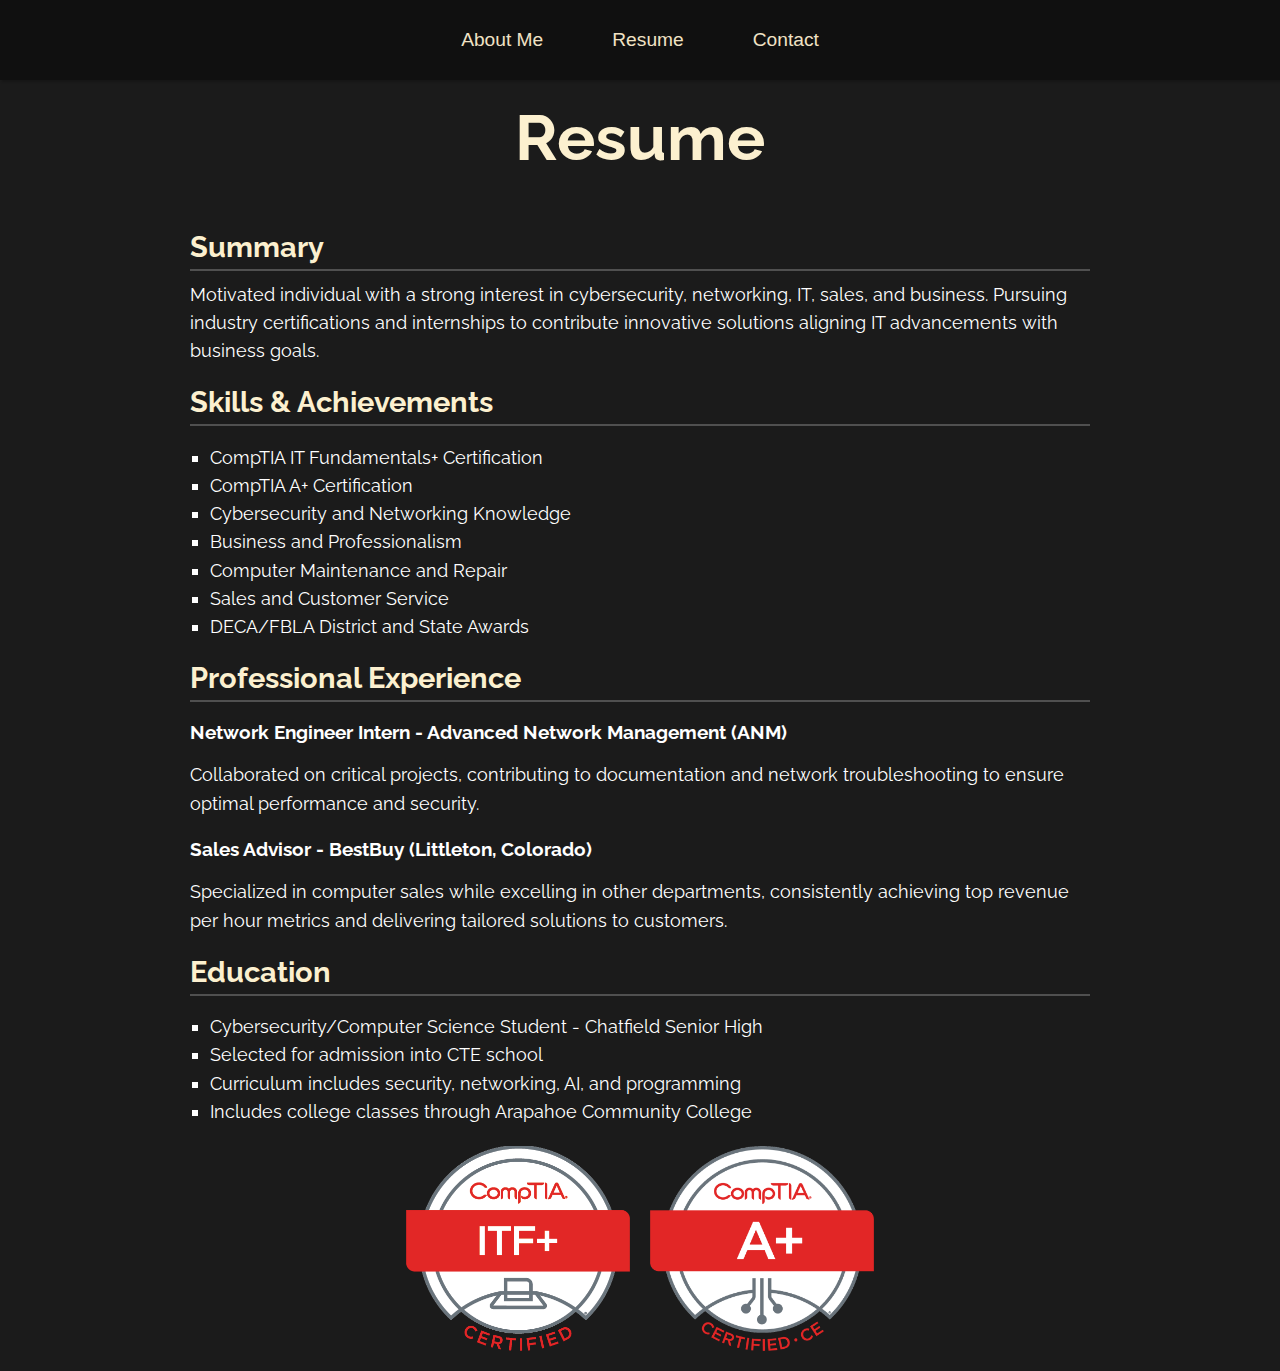
<file: resume.html>
<!DOCTYPE html>
<html lang="en">
<head>
    <meta charset="UTF-8">
    <meta name="viewport" content="width=device-width, initial-scale=1.0">
    <title>Charlie Franzel - Resume</title>
    <link rel="stylesheet" href="https://fonts.googleapis.com/css?family=Raleway">
    <link rel="stylesheet" href="/styles.css">
    <style>
        body {
            background-color: rgb(27, 27, 27);
            margin: 0;
            font-family: 'Raleway', sans-serif;
            color: white;
        }
        h1 {
            text-align: center;
            margin-top: 20px;
        }
        h2 {
            color: rgb(252, 240, 207);        
        }
        .content {
            max-width: 900px;
            margin: auto;
            padding: 20px;
        }
        .badge-container {
            display: flex;
            justify-content: center;
            gap: 20px;
            margin-top: 20px;
        }
        .badge-image {
            max-width: 150px;
        }
        .resume-section {
            margin: 20px 0;
        }
        .resume-section h2 {
            font-size: 1.8em;
            margin-bottom: 10px;
            border-bottom: 2px solid rgb(80, 80, 80);
            padding-bottom: 5px;
        }
        .resume-section p, .resume-section ul {
            font-size: 1.1em;
            line-height: 1.6;
        }
        .resume-section ul {
            list-style-type: square;
            padding-left: 20px;
        }
        @media (max-width: 768px) {
            h1 {
                font-size: 2em;
            }
            .topbutton {
                padding: 8px 15px;
                font-size: 0.9em;
            }
            .content {
                padding: 15px;
            }
            .badge-container {
                flex-direction: column;
                align-items: center;
            }
        }
    </style>
</head>
<body>
    <header>
        <a href="index.html"><button class="topbutton">About Me</button></a>
        <a href="resume.html"><button class="topbutton">Resume</button></a>
        <a href="contact.html"><button class="topbutton">Contact</button></a>
    </header>
    <main>
        <h1>Resume</h1>
        <div class="content">
            <div class="resume-section">
                <h2>Summary</h2>
                <p>Motivated individual with a strong interest in cybersecurity, networking, IT, sales, and business. Pursuing industry certifications and internships to contribute innovative solutions aligning IT advancements with business goals.</p>
            </div>
            <div class="resume-section">
                <h2>Skills & Achievements</h2>
                <ul>
                    <li>CompTIA IT Fundamentals+ Certification</li>
                    <li>CompTIA A+ Certification</li>
                    <li>Cybersecurity and Networking Knowledge</li>
                    <li>Business and Professionalism</li>
                    <li>Computer Maintenance and Repair</li>
                    <li>Sales and Customer Service</li>
                    <li>DECA/FBLA District and State Awards</li>
                </ul>
            </div>
            <div class="resume-section">
                <h2>Professional Experience</h2>
                <h3>Network Engineer Intern - Advanced Network Management (ANM)</h3>
                <p>Collaborated on critical projects, contributing to documentation and network troubleshooting to ensure optimal performance and security.</p>
                <h3>Sales Advisor - BestBuy (Littleton, Colorado)</h3>
                <p>Specialized in computer sales while excelling in other departments, consistently achieving top revenue per hour metrics and delivering tailored solutions to customers.</p>
            </div>
            <div class="resume-section">
                <h2>Education</h2>
                <ul>
                    <li>Cybersecurity/Computer Science Student - Chatfield Senior High</li>
                    <li>Selected for admission into CTE school</li>
                    <li>Curriculum includes security, networking, AI, and programming</li>
                    <li>Includes college classes through Arapahoe Community College</li>
                </ul>
            </div>
            <div class="badge-container">
                <img src="/photos/itf.png" alt="CompTIA ITF+ Badge" class="badge">
                <img src="/photos/aplus.png" alt="CompTIA A+ Badge" class="badge">
            </div>
        </div>
    </main>
</body>
</html>
</file>
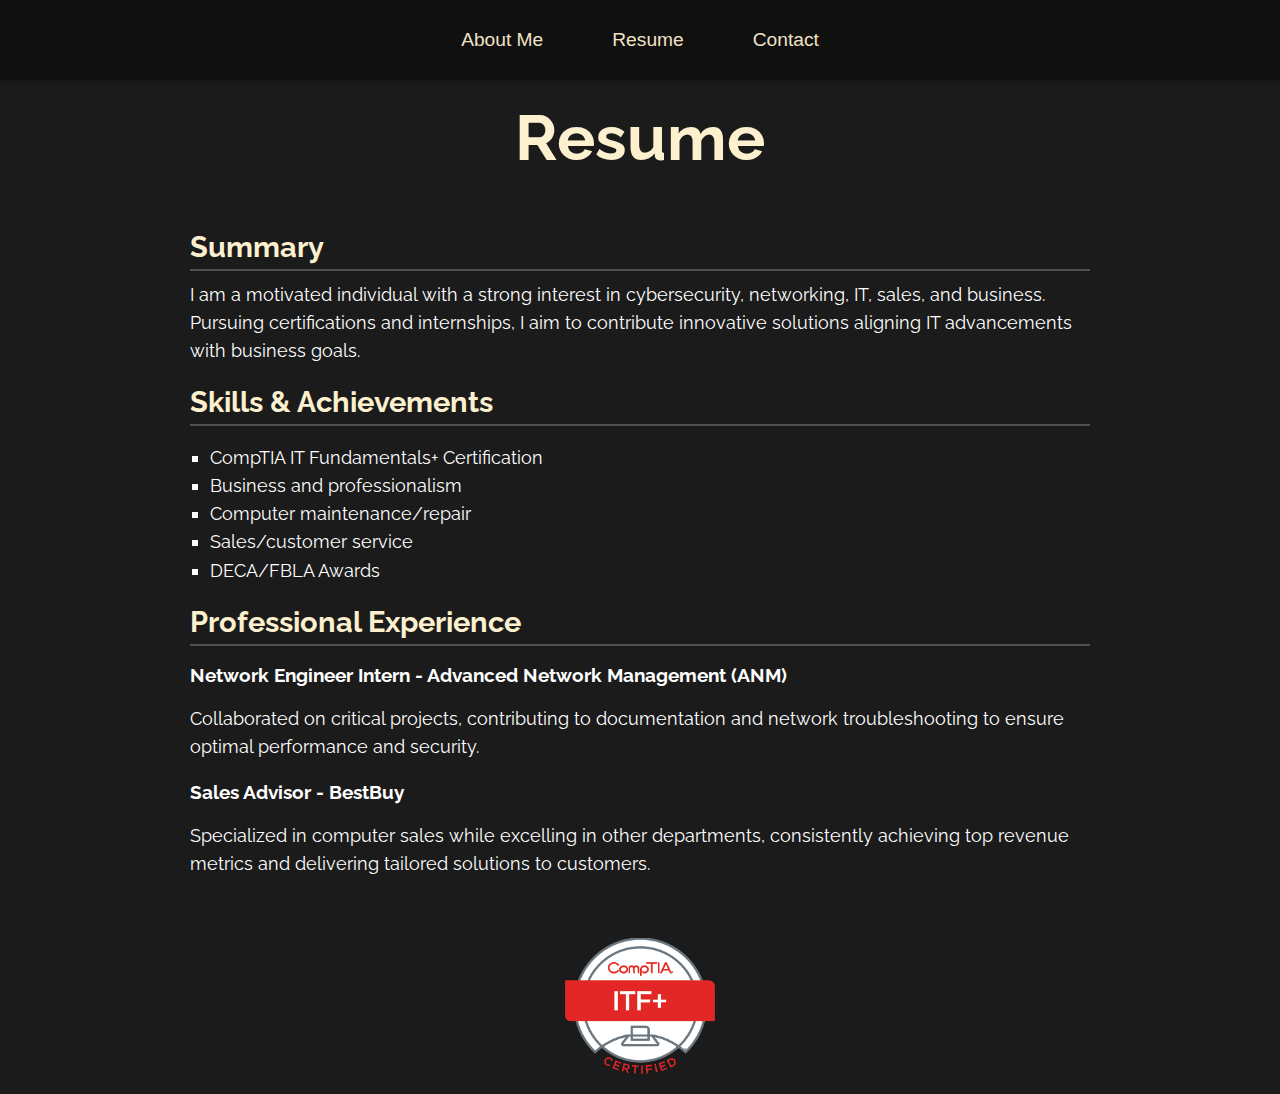
<file: test.html>
<!DOCTYPE html>
<html lang="en">
<head>
    <meta charset="UTF-8">
    <meta name="viewport" content="width=device-width, initial-scale=1.0">
    <title>Charlie Franzel</title>
    <link rel="stylesheet" href="https://fonts.googleapis.com/css?family=Raleway">
    <link rel="stylesheet" href="/styles.css">
    <style>
        body {
            background-color: rgb(27, 27, 27);
            margin: 0;
            font-family: 'Raleway', sans-serif;
            color: white;
        }



        h1 {
            text-align: center;
            margin-top: 20px;
        }
        h2 {
            color: rgb(252, 240, 207);        
        }

        .content {
            max-width: 900px;
            margin: auto;
            padding: 20px;
        }

        .badge-image {
            display: block;
            max-width: 150px;
            margin: 20px auto;
        }

        .resume-section {
            margin: 20px 0;
        }

        .resume-section h2 {
            font-size: 1.8em;
            margin-bottom: 10px;
            border-bottom: 2px solid rgb(80, 80, 80);
            padding-bottom: 5px;
        }

        .resume-section p, .resume-section ul {
            font-size: 1.1em;
            line-height: 1.6;
        }

        .resume-section ul {
            list-style-type: square;
            padding-left: 20px;
        }


        @media (max-width: 768px) {
            h1 {
                font-size: 2em;
            }

            .topbutton {
                padding: 8px 15px;
                font-size: 0.9em;
            }

            .content {
                padding: 15px;
            }
        }
    </style>
</head>
<body>
    <header>
            <a href="/"><button class="topbutton">About Me</button></a>
            <a href="/resume/index.html"><button class="topbutton">Resume</button></a>
            <a href="/contact/index.html"><button class="topbutton">Contact</button></a>
    </header>

    <main>
        <h1 style="size: 4em;">Resume</h1>
        <div class="content">

            <div class="resume-section">
                <h2>Summary</h2>
                <p>I am a motivated individual with a strong interest in cybersecurity, networking, IT, sales, and business. Pursuing certifications and internships, I aim to contribute innovative solutions aligning IT advancements with business goals.</p>
            </div>

            <div class="resume-section">
                <h2>Skills & Achievements</h2>
                <ul>
                    <li>CompTIA IT Fundamentals+ Certification</li>
                    <li>Business and professionalism</li>
                    <li>Computer maintenance/repair</li>
                    <li>Sales/customer service</li>
                    <li>DECA/FBLA Awards</li>
                </ul>
            </div>

            <div class="resume-section">
                <h2>Professional Experience</h2>
                <h3>Network Engineer Intern - Advanced Network Management (ANM)</h3>
                <p>Collaborated on critical projects, contributing to documentation and network troubleshooting to ensure optimal performance and security.</p>

                <h3>Sales Advisor - BestBuy</h3>
                <p>Specialized in computer sales while excelling in other departments, consistently achieving top revenue metrics and delivering tailored solutions to customers.</p>
            </div>
        </div>
        <img src="/photos/itf.png" alt="ITF+ Badge" class="badge-image">

    </main>

</body>
</html>
</file>
<file: styles.css>
/* General Styles */
body {
    margin: 0;
    padding: 0;
    font-family: 'Raleway', sans-serif;
    color: #bebebe;
    background-color: rgb(27, 27, 27);
}

/* Header */
header {
    background-color: #101010;
    color: #FFFFFF;
    padding: 15px;
    display: flex;
    justify-content: center;
    align-items: center;
    gap: 15px;
    box-shadow: 2px 2px 2px rgba(0, 0, 0, 0.2);
    flex-wrap: wrap;
}

.topbutton {
    color: #F0E2C5;
    background: transparent;
    border: 2px solid transparent;
    font-size: 1.2rem; /* Larger font size for buttons */
    padding: 12px 25px; /* Increased padding for better size */
    cursor: pointer;
    transition: all 0.2s ease;
}

.topbutton:hover {
    border-color: #F0E2C5;
}

/* Main Content */
main.content {
    display: flex;
    align-items: center;
    gap: 40px;
    padding: 40px 5%;
    flex-wrap: wrap;
}

/* Text Content */
.text-content {
    flex: 1;
    min-width: 300px;
    max-width: 50%;
    text-align: left;
}

h1 {
    color: rgb(252, 240, 207);
    font-size: 4em; /* Increased font size for header */
    margin: 0 0 15px;
}

h2 {
    color: white;
    font-size: 2.2em;
    margin: 15px 0;
}

p {
    font-size: 1.3em; /* Slightly larger paragraph text */
    line-height: 1.8;
    margin: 0 0 20px;
}

/* Image Content */
.image-content {
    flex: 1;
    max-width: 45%; /* Reduced maximum size */
    display: flex;
    justify-content: center;
}

.profile-image {
    max-width: 70%; /* Smaller size for the image */
    height: auto;
    border-radius: 8px;
    box-shadow: 0 4px 8px rgba(0, 0, 0, 0.2);
}
.badge {
    width: 14em;
}

/* Social Icons */
.icon-container {
    display: flex;
    gap: 15px;
    margin-top: 20px;
}

.social {
    width: 40px;
    height: 40px;
    object-fit: contain;
    transition: transform 0.2s ease;
}

.social:hover {
    transform: scale(1.1);
}

/* Responsive Design */
@media (max-width: 768px) {
    main.content {
        flex-direction: column;
        align-items: center;
    }

    .text-content,
    .image-content {
        max-width: 100%;
    }

    h1 {
        font-size: 3.5em; /* Adjusted for smaller screens */
    }

    h2 {
        font-size: 1.8em;
    }

    p {
        font-size: 1.2em;
    }

    .profile-image {
        max-width: 90%; /* Smaller size for small screens */
    }
    
}
</file>
